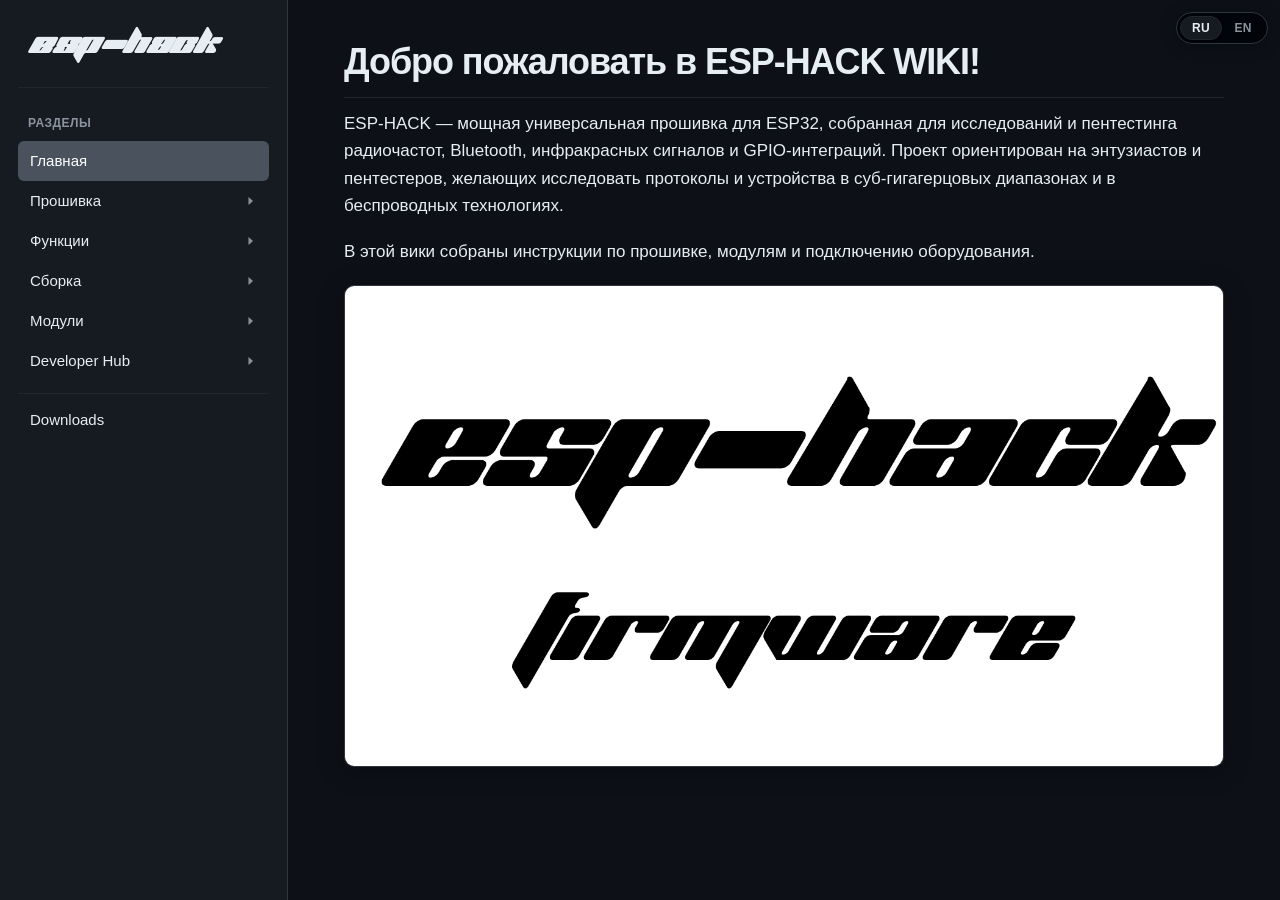
<file: index.html>
<!DOCTYPE html>
<html lang="ru">
  <head>
    <meta charset="utf-8" />
    <meta name="viewport" content="width=device-width, initial-scale=1" />
    <title>WIKI • ESP-HACK</title>
    <link rel="stylesheet" href="css/style.css" />
    <script src="js/site-nav.js?v=5" defer></script>
  </head>
  <body>
    <div class="lang-switch lang-switch--ru" role="navigation" aria-label="Язык">
      <div class="lang-switch__track">
        <span class="lang-switch__thumb" aria-hidden="true"></span>
        <span class="lang-switch__opt lang-switch__opt--current" aria-current="page">RU</span>
        <a href="en/index.html" class="lang-switch__opt">EN</a>
      </div>
    </div>
    <div class="shell shell--nav-left">
      <aside class="sidebar" aria-label="Навигация по разделам">
        <div class="sidebar__inner">
          <a class="sidebar__brand" href="https://github.com/Teapot174/ESP-HACK" aria-label="ESP-HACK GitHub">ESP-HACK</a>
          <nav aria-label="Разделы вики">
            <div id="site-nav-container"></div>
          </nav>
        </div>
      </aside>

      <main class="content">
        <div class="content__wrap">




          <h1>Добро пожаловать в ESP-HACK WIKI!</h1>

          <p>
            ESP-HACK — мощная универсальная прошивка для ESP32, собранная для исследований и пентестинга радиочастот, Bluetooth, инфракрасных сигналов и GPIO-интеграций. Проект ориентирован на энтузиастов и пентестеров, желающих исследовать протоколы и устройства в суб-гигагерцовых диапазонах и в беспроводных технологиях.
          </p>
          <p>В этой вики собраны инструкции по прошивке, модулям и подключению оборудования.</p>
          <figure class="flash-install-figure">
            <img src="images/logo.png" alt="ESP-HACK" width="1024" height="768">
          </figure>

        

</div>
      </main>
    </div>
  </body>
</html>
</file>
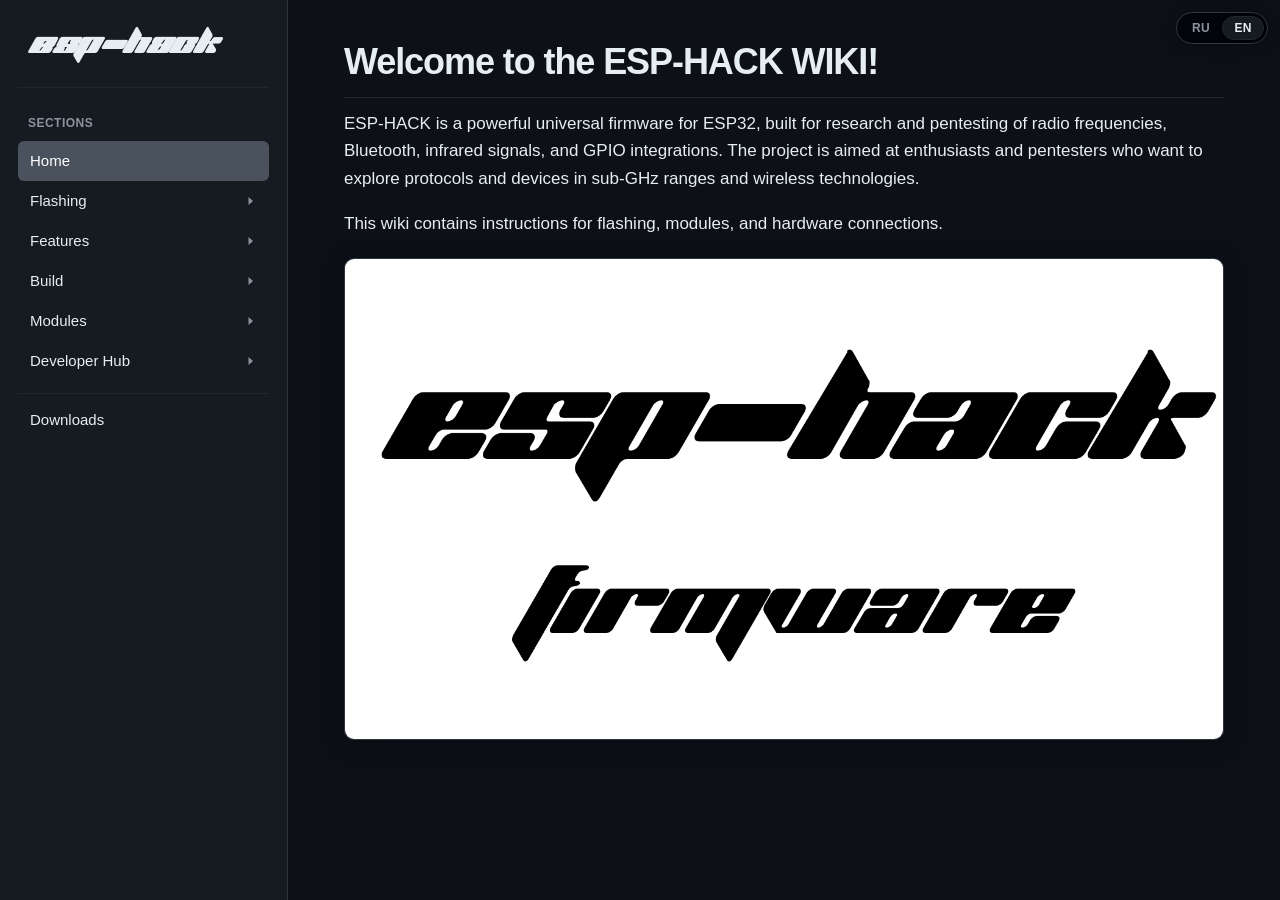
<file: en/index.html>
<!DOCTYPE html>
<html lang="en">
  <head>
    <meta charset="utf-8" />
    <meta name="viewport" content="width=device-width, initial-scale=1" />
    <title>WIKI • ESPHACK</title>
    <link rel="stylesheet" href="../css/style.css" />
    <script src="../js/site-nav.js?v=5" defer></script>
  </head>
  <body>
    <div class="lang-switch lang-switch--en" role="navigation" aria-label="Language">
      <div class="lang-switch__track">
        <span class="lang-switch__thumb" aria-hidden="true"></span>
        <a href="../index.html" class="lang-switch__opt">RU</a>
        <span class="lang-switch__opt lang-switch__opt--current" aria-current="page">EN</span>
      </div>
    </div>
    <div class="shell shell--nav-left">
      <aside class="sidebar" aria-label="Section navigation">
        <div class="sidebar__inner">
          <a class="sidebar__brand" href="https://github.com/Teapot174/ESP-HACK" aria-label="ESP-HACK GitHub">ESP-HACK</a>
          <nav aria-label="Wiki sections">
            <div id="site-nav-container"></div>
          </nav>
        </div>
      </aside>

      <main class="content">
        <div class="content__wrap">
          <h1>Welcome to the ESP-HACK WIKI!</h1>

          <p>
            ESP-HACK is a powerful universal firmware for ESP32, built for research and pentesting of radio frequencies, Bluetooth, infrared signals, and GPIO integrations. The project is aimed at enthusiasts and pentesters who want to explore protocols and devices in sub-GHz ranges and wireless technologies.
          </p>
          <p>This wiki contains instructions for flashing, modules, and hardware connections.</p>
          <figure class="flash-install-figure">
            <img src="../images/logo.png" alt="ESP-HACK" width="1024" height="768">
          </figure>
        </div>
      </main>
    </div>
  </body>
</html>
</file>
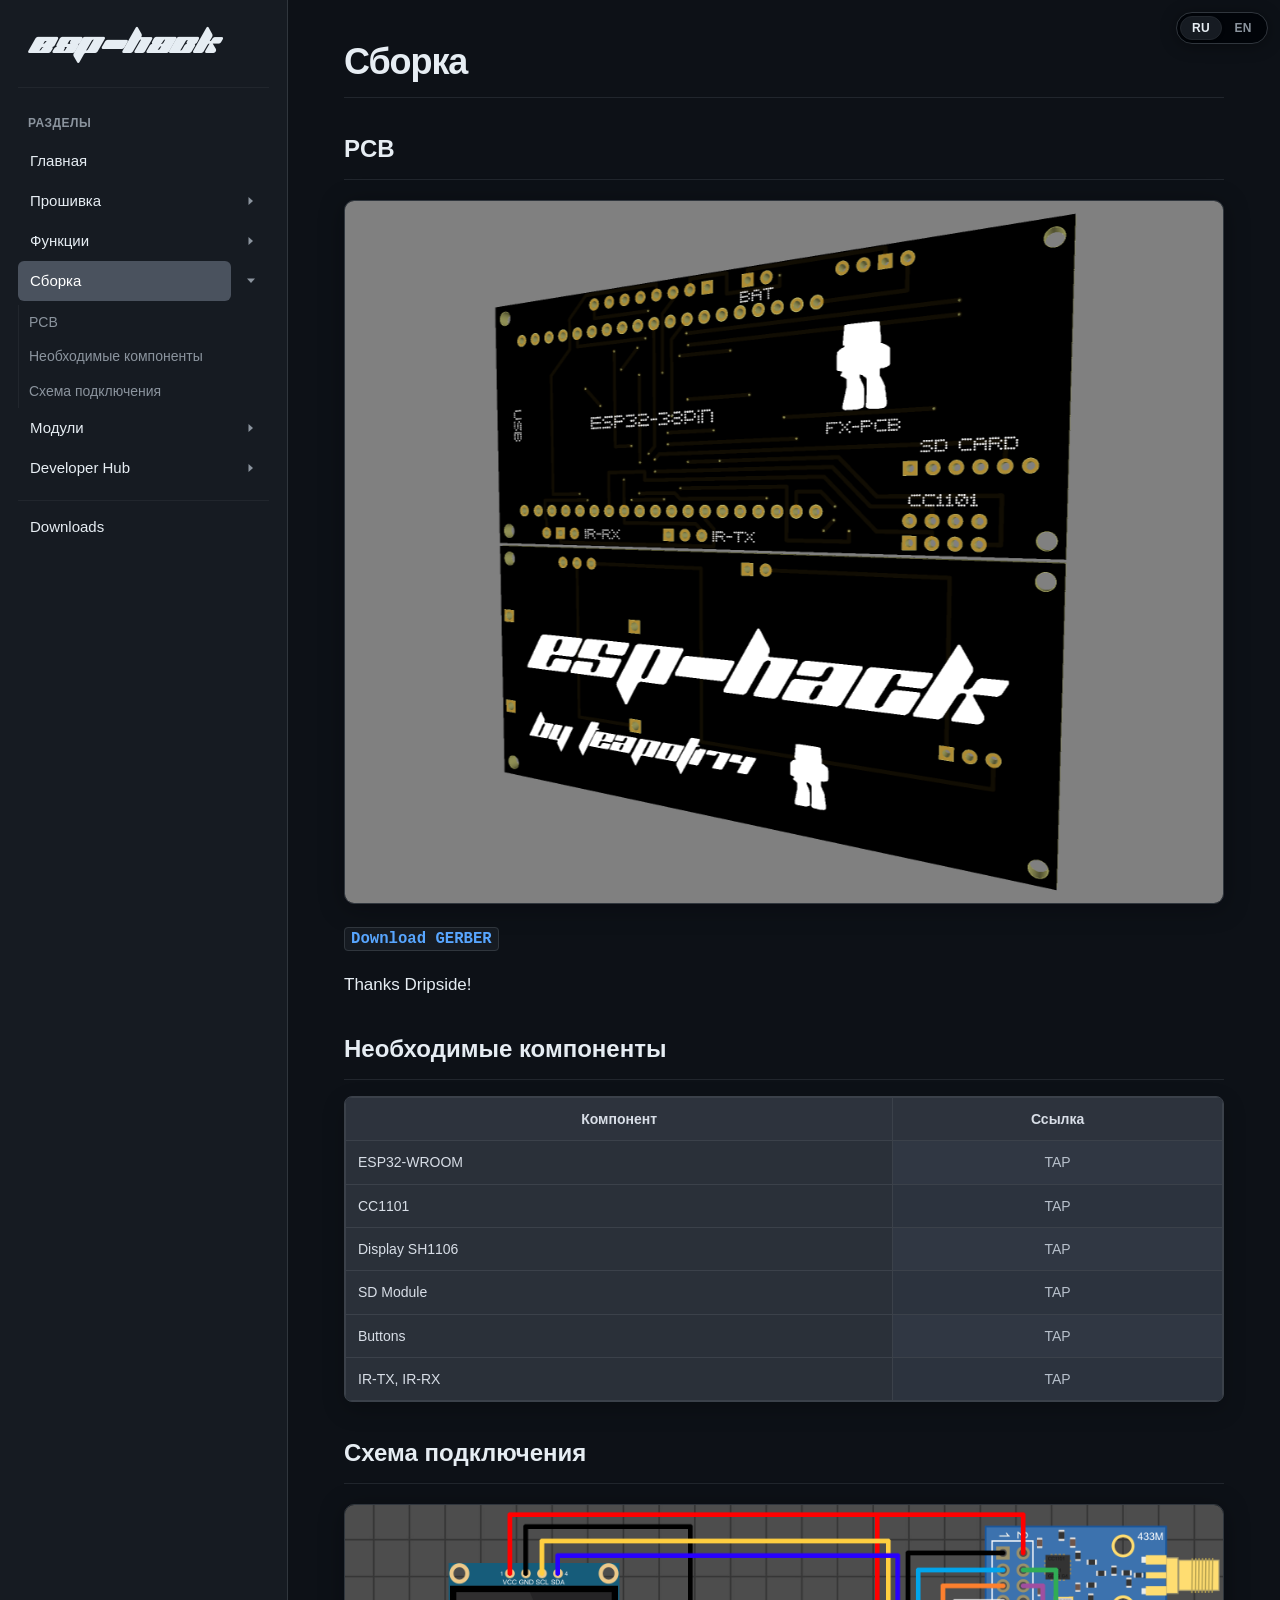
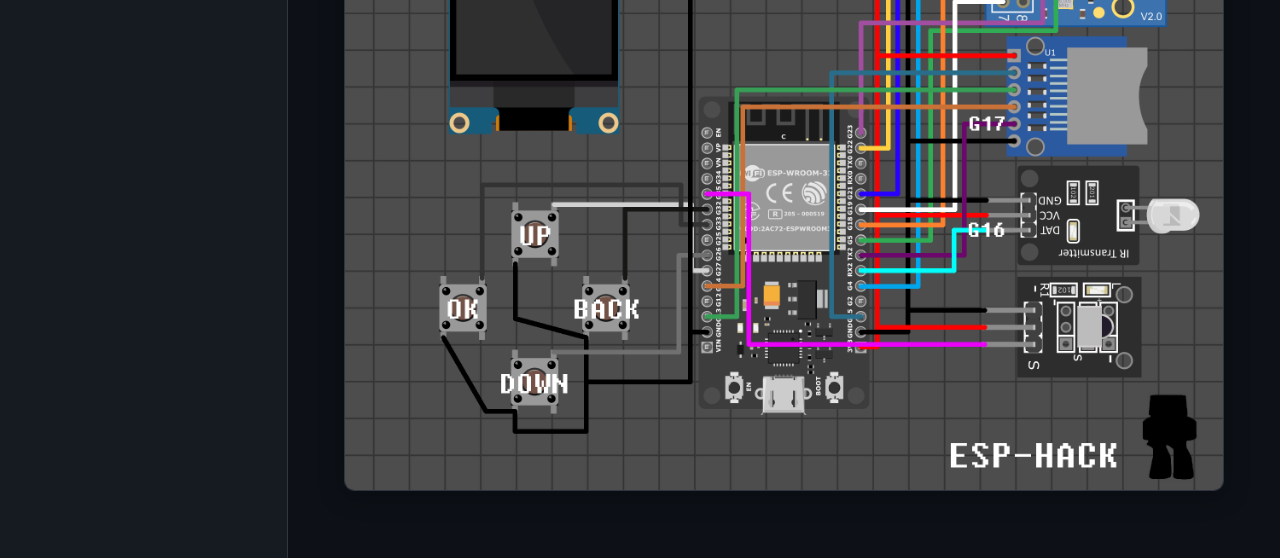
<file: page-build.html>
<!DOCTYPE html>
<html lang="ru">
  <head>
    <meta charset="utf-8" />
    <meta name="viewport" content="width=device-width, initial-scale=1" />
    <title>Сборка • ESP-HACK</title>
    <link rel="stylesheet" href="css/style.css" />
    <script src="js/site-nav.js?v=5" defer></script>
  </head>
  <body>
    <div class="lang-switch lang-switch--ru" role="navigation" aria-label="Язык">
      <div class="lang-switch__track">
        <span class="lang-switch__thumb" aria-hidden="true"></span>
        <span class="lang-switch__opt lang-switch__opt--current" aria-current="page">RU</span>
        <a href="en/page-build.html" class="lang-switch__opt">EN</a>
      </div>
    </div>
    <div class="shell shell--nav-left">
      <aside class="sidebar" aria-label="Навигация по разделам">
        <div class="sidebar__inner">
          <a class="sidebar__brand" href="https://github.com/Teapot174/ESP-HACK" aria-label="ESP-HACK GitHub">ESP-HACK</a>
          <nav aria-label="Разделы вики">
            <div id="site-nav-container"></div>
          </nav>
        </div>
      </aside>

      <main class="content">
        <div class="content__wrap">
          <h1>Сборка</h1>

          <h2 id="pcb">PCB</h2>
          <figure class="flash-install-figure">
            <img src="images/build-pcb.png" alt="Плата ESP-HACK PCB" width="900" height="760" />
          </figure>
          <p><a href="https://github.com/Teapot174/ESP-HACK/raw/refs/heads/main/others/ESP-HACK_PCB-FX.zip" target="_blank" rel="noopener noreferrer"><code><strong>Download GERBER</strong></code></a></p>
          <p>Thanks Dripside!</p>

          <h2 id="required-components">Необходимые компоненты</h2>
          <div class="table-wrap">
            <table class="module-table">
              <thead>
                <tr>
                  <th scope="col">Компонент</th>
                  <th scope="col">Ссылка</th>
                </tr>
              </thead>
              <tbody>
                <tr>
                  <th scope="row">ESP32-WROOM</th>
                  <td><a href="https://aliexpress.com/item/1005007817121199.html">TAP</a></td>
                </tr>
                <tr>
                  <th scope="row">CC1101</th>
                  <td><a href="https://aliexpress.com/item/1005008544032996.html">TAP</a></td>
                </tr>
                <tr>
                  <th scope="row">Display SH1106</th>
                  <td><a href="https://aliexpress.com/item/1005004464878029.html">TAP</a></td>
                </tr>
                <tr>
                  <th scope="row">SD Module</th>
                  <td><a href="https://aliexpress.com/item/32674518514.html">TAP</a></td>
                </tr>
                <tr>
                  <th scope="row">Buttons</th>
                  <td><a href="https://aliexpress.com/item/4000452176168.html">TAP</a></td>
                </tr>
                <tr>
                  <th scope="row">IR-TX, IR-RX</th>
                  <td><a href="https://aliexpress.com/item/1005007446501425.html">TAP</a></td>
                </tr>
              </tbody>
            </table>
          </div>

          <h2 id="connection-scheme">Схема подключения</h2>
          <figure class="flash-install-figure">
            <img src="images/build-scheme.png" alt="Схема подключения ESP-HACK" width="760" height="1117" />
          </figure>
        </div>
      </main>
    </div>
  </body>
</html>
</file>
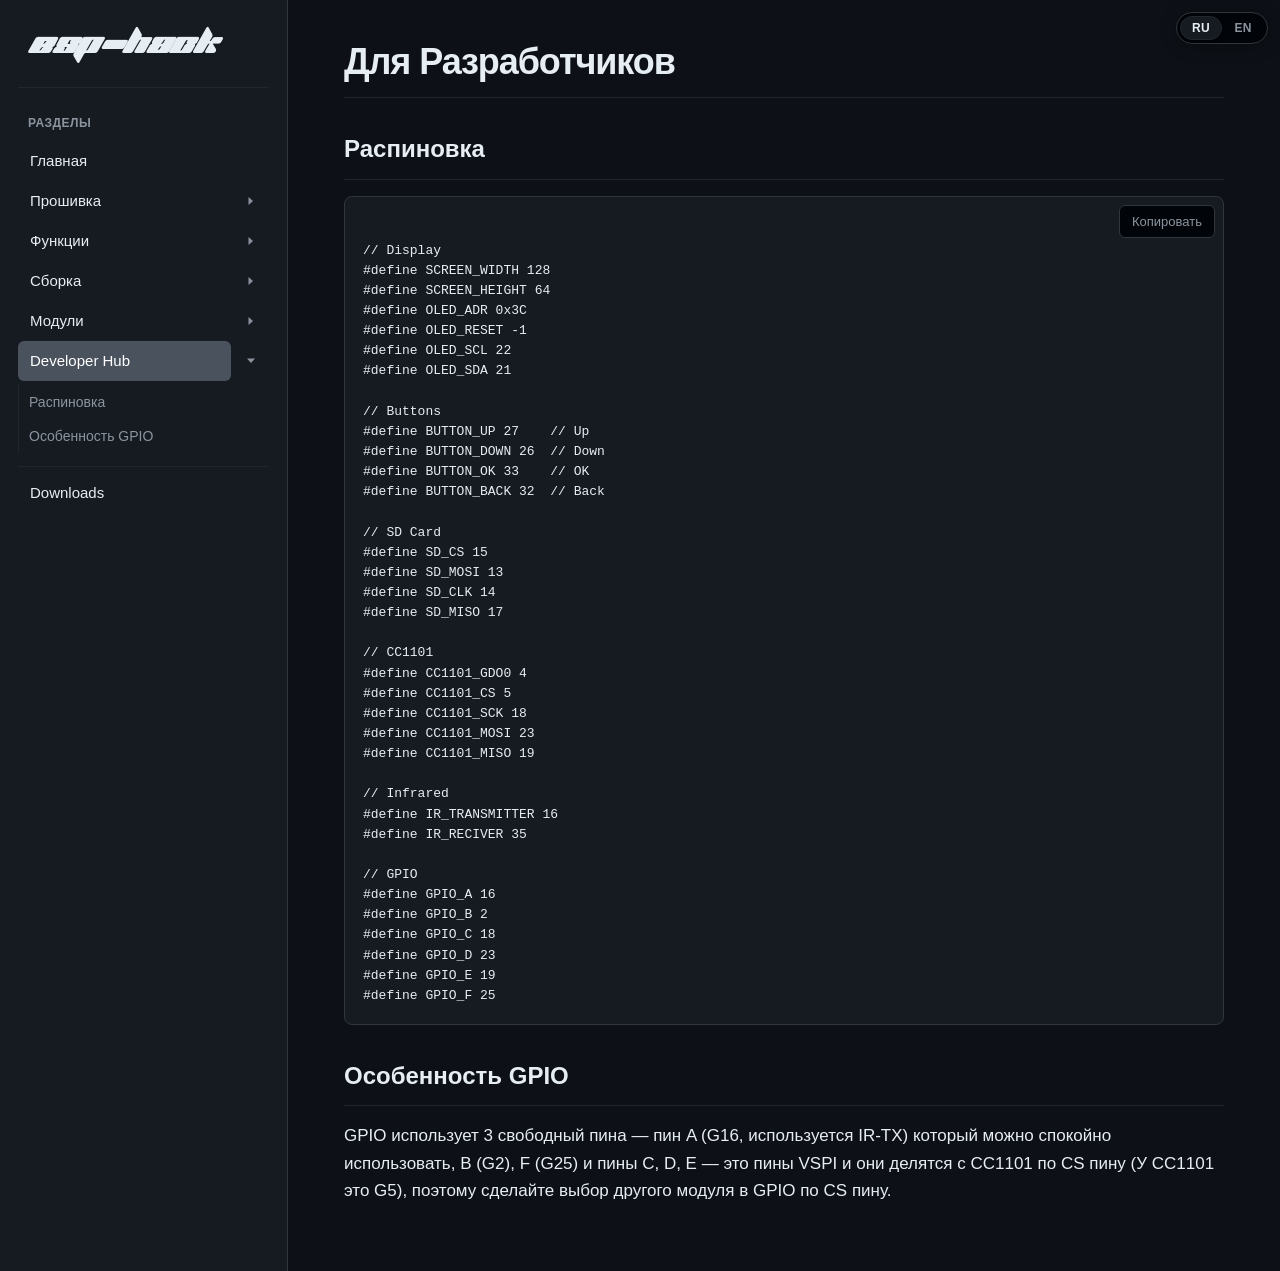
<file: page-developers.html>
<!DOCTYPE html>
<html lang="ru">
  <head>
    <meta charset="utf-8" />
    <meta name="viewport" content="width=device-width, initial-scale=1" />
    <title>Developer Hub • ESP-HACK</title>
    <link rel="stylesheet" href="css/style.css" />
    <script src="js/site-nav.js?v=5" defer></script>
  </head>
  <body>
    <div class="lang-switch lang-switch--ru" role="navigation" aria-label="Язык">
      <div class="lang-switch__track">
        <span class="lang-switch__thumb" aria-hidden="true"></span>
        <span class="lang-switch__opt lang-switch__opt--current" aria-current="page">RU</span>
        <a href="en/page-developers.html" class="lang-switch__opt">EN</a>
      </div>
    </div>
    <div class="shell shell--nav-left">
      <aside class="sidebar" aria-label="Навигация по разделам">
        <div class="sidebar__inner">
          <a class="sidebar__brand" href="https://github.com/Teapot174/ESP-HACK" aria-label="ESP-HACK GitHub">ESP-HACK</a>
          <nav aria-label="Разделы вики">
            <div id="site-nav-container"></div>
          </nav>
        </div>
      </aside>

      <main class="content">
        <div class="content__wrap">
          <h1>Для Разработчиков</h1>

          <h2 id="pinout">Распиновка</h2>
          <div class="code-block">
            <button type="button" class="code-block__copy" aria-label="Копировать распиновку">Копировать</button>
            <pre><code>// Display
#define SCREEN_WIDTH 128
#define SCREEN_HEIGHT 64
#define OLED_ADR 0x3C
#define OLED_RESET -1
#define OLED_SCL 22
#define OLED_SDA 21

// Buttons
#define BUTTON_UP 27    // Up
#define BUTTON_DOWN 26  // Down
#define BUTTON_OK 33    // OK
#define BUTTON_BACK 32  // Back

// SD Card
#define SD_CS 15
#define SD_MOSI 13
#define SD_CLK 14
#define SD_MISO 17

// CC1101
#define CC1101_GDO0 4
#define CC1101_CS 5
#define CC1101_SCK 18
#define CC1101_MOSI 23
#define CC1101_MISO 19

// Infrared
#define IR_TRANSMITTER 16
#define IR_RECIVER 35

// GPIO
#define GPIO_A 16
#define GPIO_B 2
#define GPIO_C 18
#define GPIO_D 23
#define GPIO_E 19
#define GPIO_F 25</code></pre>
          </div>

          <h2 id="gpio-feature">Особенность GPIO</h2>
          <p>
            GPIO использует 3 свободный пина — пин A (G16, используется IR-TX) который можно спокойно использовать, B (G2), F (G25) и пины C, D, E — это пины VSPI и они делятся с CC1101 по CS пину (У CC1101 это G5), поэтому сделайте выбор другого модуля в GPIO по CS пину.
          </p>
        </div>
      </main>
    </div>
    <script>
      (function () {
        document.querySelectorAll(".code-block__copy").forEach(function (btn) {
          btn.addEventListener("click", function () {
            var block = btn.closest(".code-block");
            var code = block && block.querySelector("pre code");
            if (!code) return;
            var text = code.textContent;
            var label = btn.textContent;
            function done() {
              btn.textContent = "Скопировано";
              setTimeout(function () {
                btn.textContent = label;
              }, 1400);
            }
            if (navigator.clipboard && navigator.clipboard.writeText) {
              navigator.clipboard.writeText(text).then(done).catch(function () {});
            }
          });
        });
      })();
    </script>
  </body>
</html>
</file>
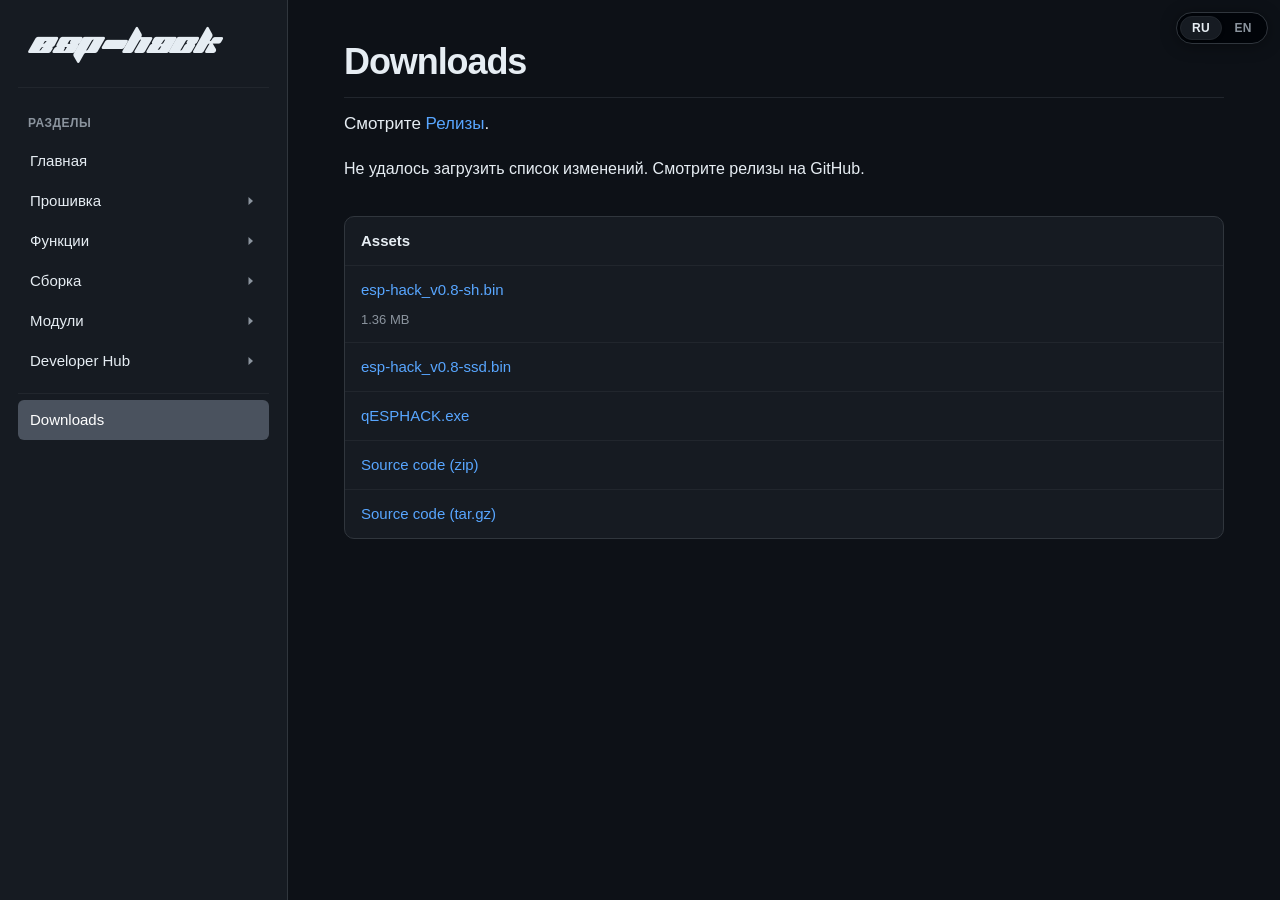
<file: page-downloads.html>
<!DOCTYPE html>
<html lang="ru">
  <head>
    <meta charset="utf-8" />
    <meta name="viewport" content="width=device-width, initial-scale=1" />
    <title>Downloads • ESP-HACK</title>
    <link rel="stylesheet" href="css/style.css" />
    <script src="js/site-nav.js?v=5" defer></script>
    <script src="js/render-changelog.js?v=3" defer></script>
    <script src="js/render-downloads.js?v=3" defer></script>
  </head>
  <body>
    <div class="lang-switch lang-switch--ru" role="navigation" aria-label="Язык">
      <div class="lang-switch__track">
        <span class="lang-switch__thumb" aria-hidden="true"></span>
        <span class="lang-switch__opt lang-switch__opt--current" aria-current="page">RU</span>
        <a href="en/page-downloads.html" class="lang-switch__opt">EN</a>
      </div>
    </div>
    <div class="shell shell--nav-left">
      <aside class="sidebar" aria-label="Навигация по разделам">
        <div class="sidebar__inner">
          <a class="sidebar__brand" href="https://github.com/Teapot174/ESP-HACK" aria-label="ESP-HACK GitHub">ESP-HACK</a>
          <nav aria-label="Разделы вики">
            <div id="site-nav-container"></div>
          </nav>
        </div>
      </aside>

      <main class="content">
        <div class="content__wrap downloads-page">
          <h1>Downloads</h1>

          <section
            id="changelog"
            class="changelog"
            aria-labelledby="changelog-heading"
            data-releases-fallback="https://github.com/Teapot174/ESP-HACK/releases"
            data-changelog-show-all="true"
          >
            <h2 id="changelog-heading">Ченджлог</h2>
            <p class="changelog__meta" id="changelog-meta"></p>
            <div class="changelog__body" id="changelog-body">
              <p class="changelog__loading">Загрузка…</p>
            </div>
          </section>

          <div class="downloads-page__assets">
            <h2>Файлы</h2>
            <div id="downloads-root" class="downloads-stack" aria-live="polite">
              <p class="downloads-error">Загрузка файлов…</p>
            </div>
          </div>
        </div>
      </main>
    </div>
  </body>
</html>
</file>
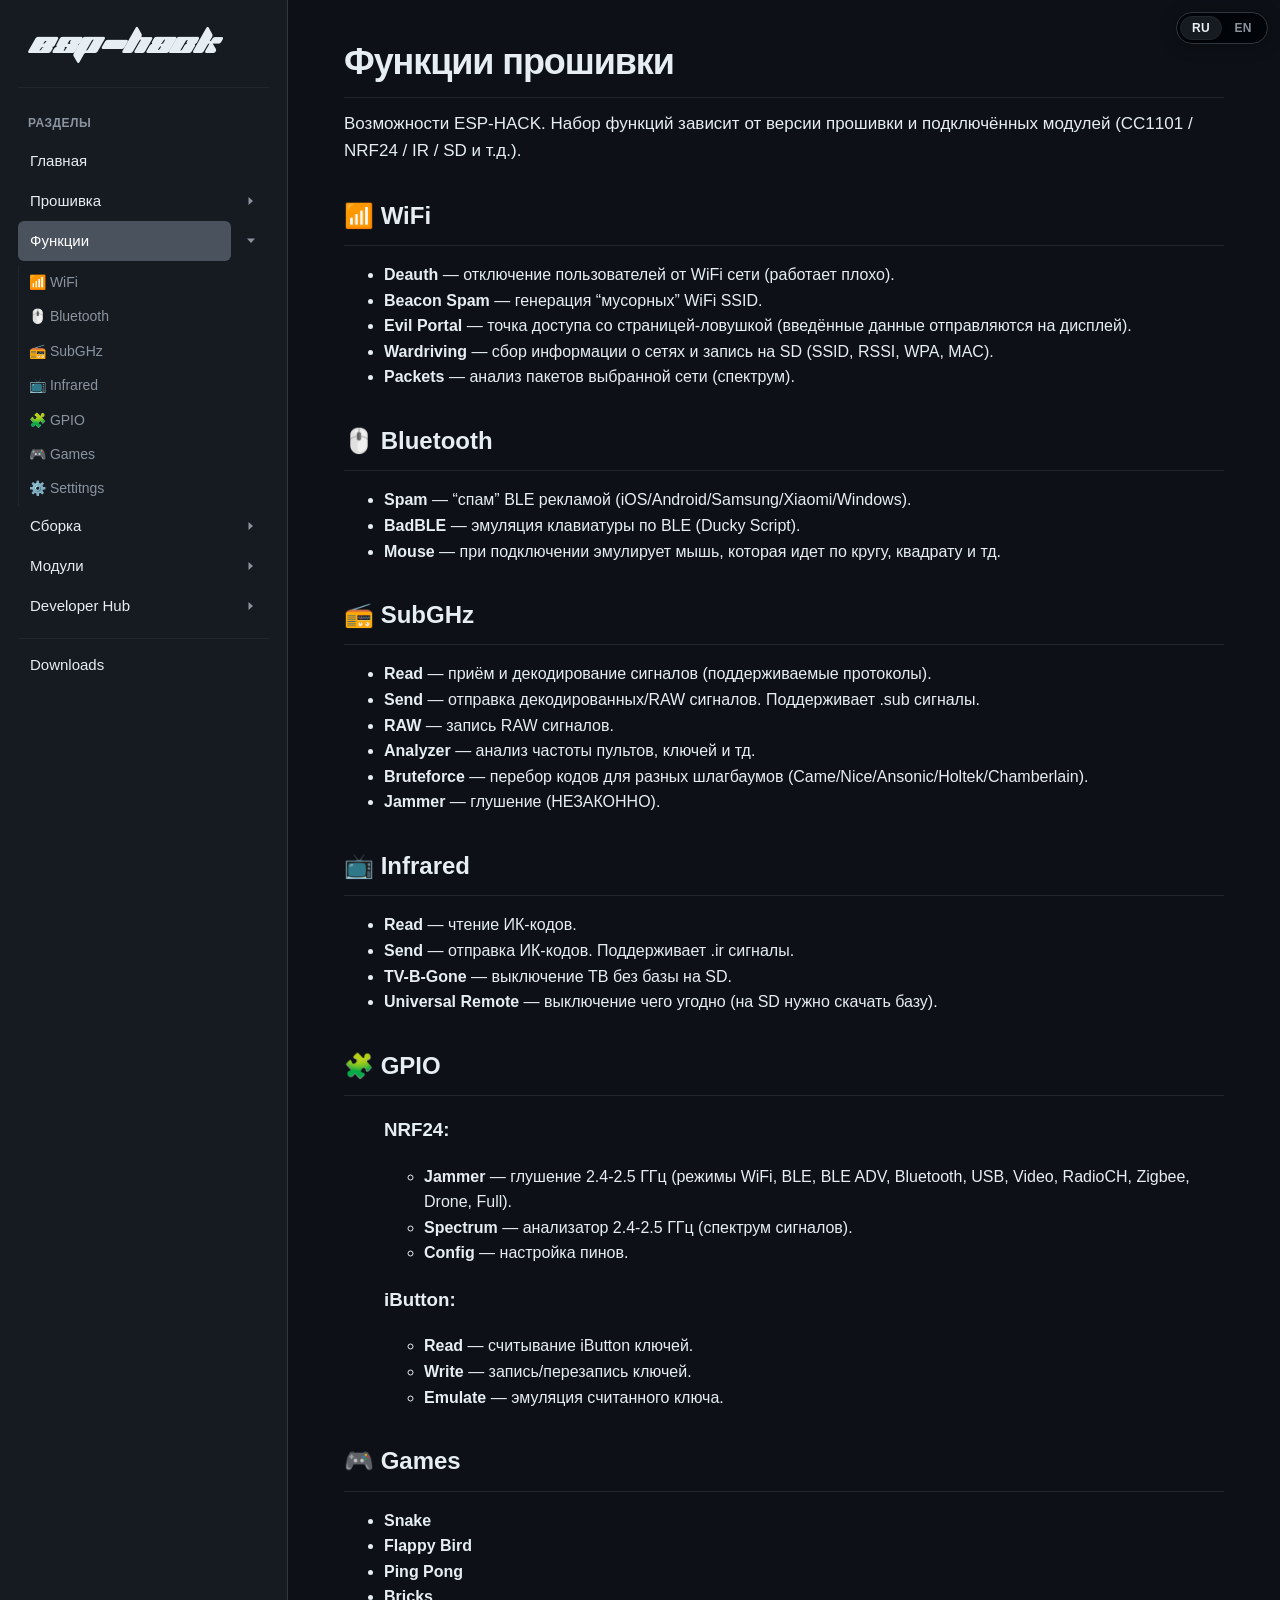
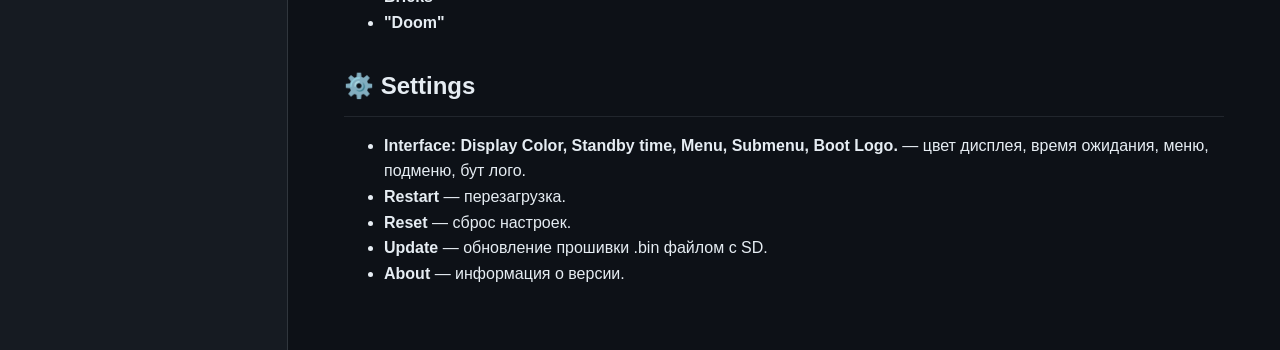
<file: page-features.html>
<!DOCTYPE html>
<html lang="ru">
  <head>
    <meta charset="utf-8" />
    <meta name="viewport" content="width=device-width, initial-scale=1" />
    <title>Функции • ESP-HACK</title>
    <link rel="stylesheet" href="css/style.css" />
    <script src="js/site-nav.js?v=5" defer></script>
  </head>
  <body>
    <div class="lang-switch lang-switch--ru" role="navigation" aria-label="Язык">
      <div class="lang-switch__track">
        <span class="lang-switch__thumb" aria-hidden="true"></span>
        <span class="lang-switch__opt lang-switch__opt--current" aria-current="page">RU</span>
        <a href="en/page-features.html" class="lang-switch__opt">EN</a>
      </div>
    </div>
    <div class="shell shell--nav-left">
      <aside class="sidebar" aria-label="Навигация по разделам">
        <div class="sidebar__inner">
          <a class="sidebar__brand" href="https://github.com/Teapot174/ESP-HACK" aria-label="ESP-HACK GitHub">ESP-HACK</a>
          <nav aria-label="Разделы вики">
            <div id="site-nav-container"></div>
          </nav>
        </div>
      </aside>

      <main class="content">
        <div class="content__wrap">








          <h1>Функции прошивки</h1>
          <p>
            Возможности ESP-HACK. Набор функций зависит от версии прошивки и подключённых
            модулей (CC1101 / NRF24 / IR / SD и т.д.).
          </p>

          <h2 id="wifi">📶 WiFi</h2>
          <ul>
            <li><strong> Deauth</strong> — отключение пользователей от WiFi сети (работает плохо).</li>
            <li><strong> Beacon Spam</strong> — генерация “мусорных” WiFi SSID.</li>
            <li><strong> Evil Portal</strong> — точка доступа со страницей-ловушкой (введённые данные отправляются на дисплей).</li>
            <li><strong> Wardriving</strong> — сбор информации о сетях и запись на SD (SSID, RSSI, WPA, MAC).</li>
            <li><strong> Packets</strong> — анализ пакетов выбранной сети (спектрум).</li>
          </ul>

          <h2 id="bluetooth">🖱️ Bluetooth</h2>
          <ul>
            <li><strong> Spam</strong> — “спам” BLE рекламой (iOS/Android/Samsung/Xiaomi/Windows).</li>
            <li><strong> BadBLE</strong> — эмуляция клавиатуры по BLE (Ducky Script).</li>
            <li><strong> Mouse</strong> — при подключении эмулирует мышь, которая идет по кругу, квадрату и тд.</li>
          </ul>

<h2 id="subghz">📻 SubGHz</h2>
<ul>
  <li><strong> Read</strong> — приём и декодирование сигналов (поддерживаемые протоколы).</li>
  <li><strong> Send</strong> — отправка декодированных/RAW сигналов. Поддерживает .sub сигналы.</li>
  <li><strong> RAW</strong> — запись RAW сигналов. </li>
  <li><strong> Analyzer</strong> — анализ частоты пультов, ключей и тд.</li>
  <li><strong> Bruteforce</strong> — перебор кодов для разных шлагбаумов (Came/Nice/Ansonic/Holtek/Chamberlain).</li>
  <li><strong> Jammer</strong> — глушение (НЕЗАКОННО).</li>
</ul>

<h2 id="ir">📺 Infrared</h2>
<ul>
  <li><strong> Read</strong> — чтение ИК-кодов.</li>
  <li><strong> Send</strong> — отправка ИК-кодов. Поддерживает .ir сигналы.</li>
  <li><strong> TV-B-Gone</strong> — выключение ТВ без базы на SD.</li>
  <li><strong> Universal Remote</strong> — выключение чего угодно (на SD нужно скачать базу).</li>
</ul>

<h2 id="gpio">🧩 GPIO</h2>
<ul>
  <h3>NRF24:</h3>
  <ul>
    <li><strong>Jammer</strong> — глушение 2.4-2.5 ГГц (режимы WiFi, BLE, BLE ADV, Bluetooth, USB, Video, RadioCH, Zigbee, Drone, Full).</li>
    <li><strong>Spectrum</strong> — анализатор 2.4-2.5 ГГц (спектрум сигналов).</li>
    <li><strong>Config</strong> — настройка пинов.</li>
  </ul>
  
  <h3>iButton:</h3>
  <ul>
    <li><strong>Read</strong> — считывание iButton ключей.</li>
    <li><strong>Write</strong> — запись/перезапись ключей.</li>
    <li><strong>Emulate</strong> — эмуляция считанного ключа.</li>
  </ul>
</ul>

<h2 id="games">🎮 Games</h2>
<ul>
  <li><strong> Snake</strong></li>
  <li><strong> Flappy Bird</strong></li>
  <li><strong> Ping Pong</strong></li>
  <li><strong> Bricks</strong></li>
  <li><strong> "Doom"</strong></li>
</ul>

<h2 id="settings">⚙️ Settings</h2>
<ul>
  <li><strong> Interface: Display Color, Standby time, Menu, Submenu, Boot Logo.</strong> — цвет дисплея, время ожидания, меню, подменю, бут лого.</li>
  <li><strong> Restart</strong> — перезагрузка.</li>
  <li><strong> Reset</strong> — сброс настроек.</li>
  <li><strong> Update</strong> — обновление прошивки .bin файлом с SD.</li>
  <li><strong> About</strong> — информация о версии.</li>
</ul>
        



</div>
      </main>
    </div>
  </body>
</html>
</file>
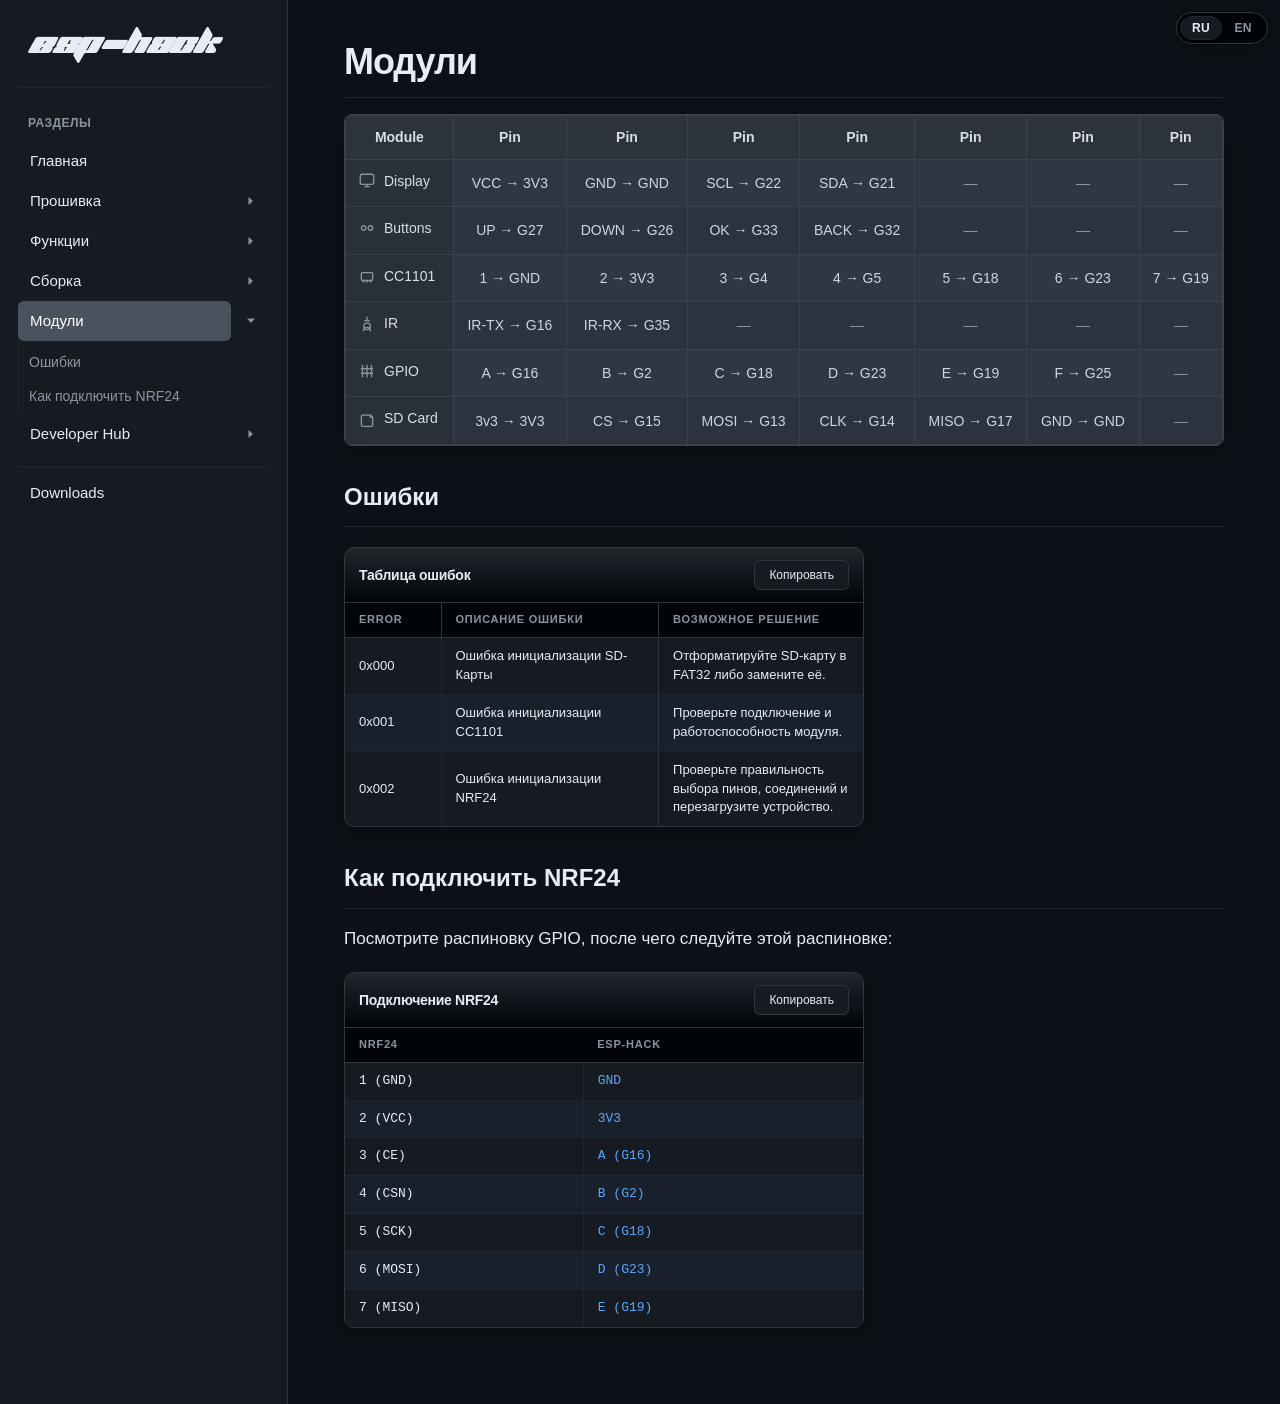
<file: page-modules.html>
<!DOCTYPE html>
<html lang="ru">
  <head>
    <meta charset="utf-8" />
    <meta name="viewport" content="width=device-width, initial-scale=1" />
    <title>Модули • ESP-HACK</title>
    <link rel="stylesheet" href="css/style.css" />
    <script src="js/site-nav.js?v=5" defer></script>
  </head>
  <body>
    <div class="lang-switch lang-switch--ru" role="navigation" aria-label="Язык">
      <div class="lang-switch__track">
        <span class="lang-switch__thumb" aria-hidden="true"></span>
        <span class="lang-switch__opt lang-switch__opt--current" aria-current="page">RU</span>
        <a href="en/page-modules.html" class="lang-switch__opt">EN</a>
      </div>
    </div>
    <div class="shell shell--nav-left">
      <aside class="sidebar" aria-label="Навигация по разделам">
        <div class="sidebar__inner">
          <a class="sidebar__brand" href="https://github.com/Teapot174/ESP-HACK" aria-label="ESP-HACK GitHub">ESP-HACK</a>
          <nav aria-label="Разделы вики">
            <div id="site-nav-container"></div>
          </nav>
        </div>
      </aside>

      <main class="content">
        <div class="content__wrap">
          <h1>Модули</h1>

          <div class="table-wrap">
            <table class="module-table">
              <thead>
                <tr>
                  <th scope="col">Module</th>
                  <th scope="col">Pin</th>
                  <th scope="col">Pin</th>
                  <th scope="col">Pin</th>
                  <th scope="col">Pin</th>
                  <th scope="col">Pin</th>
                  <th scope="col">Pin</th>
                  <th scope="col">Pin</th>
                </tr>
              </thead>
              <tbody>
                <tr>
                  <th scope="row">
                    <span class="module-name">
                      <span class="module-name__icon" aria-hidden="true">
                        <svg viewBox="0 0 16 16" fill="none" xmlns="http://www.w3.org/2000/svg">
                          <path
                            d="M2 3.5A1.5 1.5 0 013.5 2h9A1.5 1.5 0 0114 3.5v6A1.5 1.5 0 0112.5 11h-9A1.5 1.5 0 012 9.5v-6z"
                            stroke="currentColor"
                            stroke-width="1.2"
                          />
                          <path d="M6 13h4" stroke="currentColor" stroke-width="1.2" stroke-linecap="round" />
                          <path d="M8 11v2" stroke="currentColor" stroke-width="1.2" stroke-linecap="round" />
                        </svg>
                      </span>
                      Display
                    </span>
                  </th>
                  <td data-pinout-module="display" data-pinout-col="0" data-pinout-slot="VCC">VCC → 3V3</td>
                  <td data-pinout-module="display" data-pinout-col="1" data-pinout-slot="GND">GND → GND</td>
                  <td data-pinout-module="display" data-pinout-col="2" data-pinout-slot="SCL">SCL → G22</td>
                  <td data-pinout-module="display" data-pinout-col="3" data-pinout-slot="SDA">SDA → G21</td>
                  <td class="cell-empty" data-pinout-module="display" data-pinout-col="4" data-pinout-slot="">—</td>
                  <td class="cell-empty" data-pinout-module="display" data-pinout-col="5" data-pinout-slot="">—</td>
                  <td class="cell-empty" data-pinout-module="display" data-pinout-col="6" data-pinout-slot="">—</td>
                </tr>
                <tr>
                  <th scope="row">
                    <span class="module-name">
                      <span class="module-name__icon" aria-hidden="true">
                        <svg viewBox="0 0 16 16" fill="none" xmlns="http://www.w3.org/2000/svg">
                          <circle cx="5" cy="8" r="2" stroke="currentColor" stroke-width="1.2" />
                          <circle cx="11" cy="8" r="2" stroke="currentColor" stroke-width="1.2" />
                        </svg>
                      </span>
                      Buttons
                    </span>
                  </th>
                  <td data-pinout-module="buttons" data-pinout-col="0" data-pinout-slot="UP">UP → G27</td>
                  <td data-pinout-module="buttons" data-pinout-col="1" data-pinout-slot="DOWN">DOWN → G26</td>
                  <td data-pinout-module="buttons" data-pinout-col="2" data-pinout-slot="OK">OK → G33</td>
                  <td data-pinout-module="buttons" data-pinout-col="3" data-pinout-slot="BACK">BACK → G32</td>
                  <td class="cell-empty" data-pinout-module="buttons" data-pinout-col="4" data-pinout-slot="">—</td>
                  <td class="cell-empty" data-pinout-module="buttons" data-pinout-col="5" data-pinout-slot="">—</td>
                  <td class="cell-empty" data-pinout-module="buttons" data-pinout-col="6" data-pinout-slot="">—</td>
                </tr>
                <tr>
                  <th scope="row">
                    <span class="module-name">
                      <span class="module-name__icon" aria-hidden="true">
                        <svg viewBox="0 0 16 16" fill="none" xmlns="http://www.w3.org/2000/svg">
                          <rect x="3" y="5" width="10" height="7" rx="1" stroke="currentColor" stroke-width="1.2" />
                          <path d="M5 12v1.5M8 12v1.5M11 12v1.5" stroke="currentColor" stroke-width="1.2" stroke-linecap="round" />
                        </svg>
                      </span>
                      CC1101
                    </span>
                  </th>
                  <td data-pinout-module="cc1101" data-pinout-col="0" data-pinout-slot="1">1 → GND</td>
                  <td data-pinout-module="cc1101" data-pinout-col="1" data-pinout-slot="2">2 → 3V3</td>
                  <td data-pinout-module="cc1101" data-pinout-col="2" data-pinout-slot="3">3 → G4</td>
                  <td data-pinout-module="cc1101" data-pinout-col="3" data-pinout-slot="4">4 → G5</td>
                  <td data-pinout-module="cc1101" data-pinout-col="4" data-pinout-slot="5">5 → G18</td>
                  <td data-pinout-module="cc1101" data-pinout-col="5" data-pinout-slot="6">6 → G23</td>
                  <td data-pinout-module="cc1101" data-pinout-col="6" data-pinout-slot="7">7 → G19</td>
                </tr>
                <tr>
                  <th scope="row">
                    <span class="module-name">
                      <span class="module-name__icon" aria-hidden="true">
                        <svg viewBox="0 0 16 16" fill="none" xmlns="http://www.w3.org/2000/svg">
                          <path
                            d="M8 2v3M6 5h4M5 14c0-2 1.5-3 3-3s3 1 3 3"
                            stroke="currentColor"
                            stroke-width="1.2"
                            stroke-linecap="round"
                          />
                          <circle cx="8" cy="10" r="3" stroke="currentColor" stroke-width="1.2" />
                        </svg>
                      </span>
                      IR
                    </span>
                  </th>
                  <td data-pinout-module="ir" data-pinout-col="0" data-pinout-slot="IR-TX">IR-TX → G16</td>
                  <td data-pinout-module="ir" data-pinout-col="1" data-pinout-slot="IR-RX">IR-RX → G35</td>
                  <td class="cell-empty" data-pinout-module="ir" data-pinout-col="2" data-pinout-slot="">—</td>
                  <td class="cell-empty" data-pinout-module="ir" data-pinout-col="3" data-pinout-slot="">—</td>
                  <td class="cell-empty" data-pinout-module="ir" data-pinout-col="4" data-pinout-slot="">—</td>
                  <td class="cell-empty" data-pinout-module="ir" data-pinout-col="5" data-pinout-slot="">—</td>
                  <td class="cell-empty" data-pinout-module="ir" data-pinout-col="6" data-pinout-slot="">—</td>
                </tr>
                <tr>
                  <th scope="row">
                    <span class="module-name">
                      <span class="module-name__icon" aria-hidden="true">
                        <svg viewBox="0 0 16 16" fill="none" xmlns="http://www.w3.org/2000/svg">
                          <path d="M4 3v10M8 3v10M12 3v10" stroke="currentColor" stroke-width="1.2" stroke-linecap="round" />
                          <path d="M3 6h10M3 10h10" stroke="currentColor" stroke-width="1.2" stroke-linecap="round" />
                        </svg>
                      </span>
                      GPIO
                    </span>
                  </th>
                  <td data-pinout-module="gpio" data-pinout-col="0" data-pinout-slot="A">A → G16</td>
                  <td data-pinout-module="gpio" data-pinout-col="1" data-pinout-slot="B">B → G2</td>
                  <td data-pinout-module="gpio" data-pinout-col="2" data-pinout-slot="C">C → G18</td>
                  <td data-pinout-module="gpio" data-pinout-col="3" data-pinout-slot="D">D → G23</td>
                  <td data-pinout-module="gpio" data-pinout-col="4" data-pinout-slot="E">E → G19</td>
                  <td data-pinout-module="gpio" data-pinout-col="5" data-pinout-slot="F">F → G25</td>
                  <td class="cell-empty" data-pinout-module="gpio" data-pinout-col="6" data-pinout-slot="">—</td>
                </tr>
                <tr>
                  <th scope="row">
                    <span class="module-name">
                      <span class="module-name__icon" aria-hidden="true">
                        <svg viewBox="0 0 16 16" fill="none" xmlns="http://www.w3.org/2000/svg">
                          <path
                            d="M4 4.5h7l2 2v7a1 1 0 01-1 1H4a1 1 0 01-1-1v-8a1 1 0 011-1z"
                            stroke="currentColor"
                            stroke-width="1.2"
                            stroke-linejoin="round"
                          />
                          <path d="M11 4.5v2h2" stroke="currentColor" stroke-width="1.2" stroke-linejoin="round" />
                        </svg>
                      </span>
                      SD Card
                    </span>
                  </th>
                  <td data-pinout-module="sdcard" data-pinout-col="0" data-pinout-slot="3v3">3v3 → 3v3</td>
                  <td data-pinout-module="sdcard" data-pinout-col="1" data-pinout-slot="CS">CS → G15</td>
                  <td data-pinout-module="sdcard" data-pinout-col="2" data-pinout-slot="MOSI">MOSI → G13</td>
                  <td data-pinout-module="sdcard" data-pinout-col="3" data-pinout-slot="CLK">CLK → G14</td>
                  <td data-pinout-module="sdcard" data-pinout-col="4" data-pinout-slot="MISO">MISO → G17</td>
                  <td data-pinout-module="sdcard" data-pinout-col="5" data-pinout-slot="GND">GND → GND</td>
                  <td class="cell-empty" data-pinout-module="sdcard" data-pinout-col="6" data-pinout-slot="">—</td>
                </tr>
              </tbody>
            </table>
          </div>

          <h2 id="errors">Ошибки</h2>
          <div class="nrf-pin-table-wrap nrf-card">
            <div class="nrf-card__head">
              <div class="nrf-card__titles">
                <span class="nrf-card__title">Таблица ошибок</span>
              </div>
              <button type="button" class="nrf-card__copy" aria-label="Копировать таблицу ошибок">
                Копировать
              </button>
            </div>
            <div class="nrf-card__body">
              <table class="nrf-table errors-table" data-copy-format="markdown" data-copy-locale="ru">
                <colgroup>
                  <col class="errors-table__code" />
                  <col class="errors-table__desc" />
                  <col class="errors-table__fix" />
                </colgroup>
                <thead>
                  <tr>
                    <th scope="col">ERROR</th>
                    <th scope="col">Описание ошибки</th>
                    <th scope="col">Возможное решение</th>
                  </tr>
                </thead>
                <tbody>
                  <tr>
                    <th scope="row">0x000</th>
                    <td>Ошибка инициализации SD-Карты</td>
                    <td>Отформатируйте SD-карту в FAT32 либо замените её.</td>
                  </tr>
                  <tr>
                    <th scope="row">0x001</th>
                    <td>Ошибка инициализации CC1101</td>
                    <td>Проверьте подключение и работоспособность модуля.</td>
                  </tr>
                  <tr>
                    <th scope="row">0x002</th>
                    <td>Ошибка инициализации NRF24</td>
                    <td>Проверьте правильность выбора пинов, соединений и перезагрузите устройство.</td>
                  </tr>
                </tbody>
              </table>
            </div>
          </div>

          <h2 id="nrf24">Как подключить NRF24</h2>
          <p>Посмотрите распиновку GPIO, после чего следуйте этой распиновке:</p>

          <div class="nrf-pin-table-wrap nrf-card">
            <div class="nrf-card__head">
              <div class="nrf-card__titles">
                <span class="nrf-card__title">Подключение NRF24</span>
              </div>
              <button type="button" class="nrf-card__copy" aria-label="Копировать таблицу">
                Копировать
              </button>
            </div>
            <div class="nrf-card__body">
              <table class="nrf-table">
                <thead>
                  <tr>
                    <th scope="col">NRF24</th>
                    <th scope="col">ESP-HACK</th>
                  </tr>
                </thead>
                <tbody>
                  <tr>
                    <th scope="row">1 (GND)</th>
                    <td data-nrf-pin="1">GND</td>
                  </tr>
                  <tr>
                    <th scope="row">2 (VCC)</th>
                    <td data-nrf-pin="2">3V3</td>
                  </tr>
                  <tr>
                    <th scope="row">3 (CE)</th>
                    <td data-nrf-pin="3">A (G16)</td>
                  </tr>
                  <tr>
                    <th scope="row">4 (CSN)</th>
                    <td data-nrf-pin="4">B (G2)</td>
                  </tr>
                  <tr>
                    <th scope="row">5 (SCK)</th>
                    <td data-nrf-pin="5">C (G18)</td>
                  </tr>
                  <tr>
                    <th scope="row">6 (MOSI)</th>
                    <td data-nrf-pin="6">D (G23)</td>
                  </tr>
                  <tr>
                    <th scope="row">7 (MISO)</th>
                    <td data-nrf-pin="7">E (G19)</td>
                  </tr>
                </tbody>
              </table>
            </div>
          </div>
        </div>
      </main>
    </div>
    <script>
      (function () {
        var DEFAULT_PINOUT = {
          modules: {
            display: { targets: ["3V3", "GND", "G22", "G21", null, null, null] },
            buttons: { targets: ["G27", "G26", "G33", "G32", null, null, null] },
            cc1101: { targets: ["GND", "3V3", "G4", "G5", "G18", "G23", "G19"] },
            ir: { targets: ["G16", "G35", null, null, null, null, null] },
            gpio: { targets: ["G16", "G2", "G18", "G23", "G19", "G25", null] },
            sdcard: { targets: ["3V3", "G15", "G13", "G14", "G17", "GND", null] },
          },
          nrfWiring: ["GND", "3V3", "A", "B", "C", "D", "E"],
        };

        var dataBase = location.pathname.indexOf("/en/") !== -1 ? "../" : "";

        function renderModules(pinout) {
          var modules = (pinout && pinout.modules) || {};
          document
            .querySelectorAll("td[data-pinout-module][data-pinout-col]")
            .forEach(function (td) {
              var moduleId = td.getAttribute("data-pinout-module") || "";
              var col = parseInt(td.getAttribute("data-pinout-col") || "0", 10);
              var slotLabel = td.getAttribute("data-pinout-slot") || "";
              var target =
                modules[moduleId] &&
                Array.isArray(modules[moduleId].targets) &&
                modules[moduleId].targets.length > col
                  ? modules[moduleId].targets[col]
                  : null;

              var hasTarget = target != null && String(target).trim() !== "";
              if (slotLabel && hasTarget) {
                td.textContent = slotLabel + " → " + target;
                td.classList.remove("cell-empty");
              } else {
                td.textContent = "—";
                td.classList.add("cell-empty");
              }
            });
        }

        function renderNrf(pinout) {
          var nrfWiring = Array.isArray(pinout && pinout.nrfWiring) ? pinout.nrfWiring : DEFAULT_PINOUT.nrfWiring;
          var gpioTargets =
            pinout &&
            pinout.modules &&
            pinout.modules.gpio &&
            Array.isArray(pinout.modules.gpio.targets)
              ? pinout.modules.gpio.targets
              : [];

          var gpioIndex = { A: 0, B: 1, C: 2, D: 3, E: 4 };

          document.querySelectorAll("td[data-nrf-pin]").forEach(function (td) {
            var pin = parseInt(td.getAttribute("data-nrf-pin") || "0", 10); // 1..7
            var token = nrfWiring[pin - 1];

            if (token === "GND" || token === "3V3") {
              td.textContent = token;
              return;
            }

            if (gpioIndex[token] != null) {
              var gp = gpioTargets[gpioIndex[token]];
              td.textContent = token + " (" + (gp ? gp : "—") + ")";
              return;
            }

            td.textContent = "—";
          });
        }

        function bindCopy() {
          document
            .querySelectorAll(".code-block__copy, .nrf-card__copy")
            .forEach(function (btn) {
              btn.addEventListener("click", function () {
                var text;
                var nrfWrap = btn.closest(".nrf-pin-table-wrap");
                if (nrfWrap) {
                  var table = nrfWrap.querySelector("table");
                  if (!table) return;
                  var lines;
                  if (table.getAttribute("data-copy-format") === "markdown") {
                    if (table.getAttribute("data-copy-locale") === "ru") {
                      lines = [
                        "| Код ошибки | Описание ошибки | Возможное решение |",
                        "|------------|-----------|------------------|",
                        "| **0x000**  | Ошибка инициализации SD-Карты | Отформатируйте SD-карту в FAT32 либо замените её. |",
                        "| **0x001**  | Ошибка инициализации CC1101 | Проверьте подключение и работоспособность модуля. |",
                        "| **0x002**  | Ошибка инициализации NRF24 | Проверьте правильность выбора пинов, соединений и перезагрузите устройство. |",
                      ];
                    } else {
                      lines = [
                        "| Error code | Problem | Possible fix |",
                        "|------------|-----------|------------------|",
                      ];
                      table.querySelectorAll("tbody tr").forEach(function (tr) {
                        var cells = tr.querySelectorAll("th, td");
                        if (cells.length === 3) {
                          lines.push(
                            "| " +
                              cells[0].textContent.trim() +
                              " | " +
                              cells[1].textContent.trim() +
                              " | " +
                              cells[2].textContent.trim() +
                              " |"
                          );
                        }
                      });
                    }
                  } else {
                    lines = ["NRF24 | ESP-HACK"];
                    table.querySelectorAll("tbody tr").forEach(function (tr) {
                      var th = tr.querySelector('th[scope="row"]');
                      var td = tr.querySelector("td");
                      if (th && td) {
                        lines.push(th.textContent.trim() + " > " + td.textContent.trim());
                      }
                    });
                  }
                  text = lines.join("\n");
                } else {
                  var block = btn.closest(".code-block");
                  var code = block && block.querySelector("pre code");
                  if (!code) return;
                  text = code.textContent;
                }
                var label = btn.textContent;
                var copied = location.pathname.indexOf("/en/") !== -1 ? "Copied" : "Скопировано";
                function done() {
                  btn.textContent = copied;
                  setTimeout(function () {
                    btn.textContent = label;
                  }, 1400);
                }
                if (navigator.clipboard && navigator.clipboard.writeText) {
                  navigator.clipboard.writeText(text).then(done).catch(function () {});
                }
              });
            });
        }

        function fetchAndRender() {
          var url = dataBase + "data/pinout-modules.json";
          return fetch(url, { cache: "no-store" })
            .then(function (r) {
              if (!r.ok) throw new Error("pinout fetch HTTP " + r.status);
              return r.json();
            })
            .then(function (pinout) {
              renderModules(pinout);
              renderNrf(pinout);
            })
            .catch(function () {
              // If JSON missing - keep current HTML (already filled) and just render defaults.
              renderModules(DEFAULT_PINOUT);
              renderNrf(DEFAULT_PINOUT);
            });
        }

        // Render pinouts first, then bind UI handlers.
        fetchAndRender().then(bindCopy).catch(bindCopy);
      })();
    </script>
  </body>
</html>
</file>
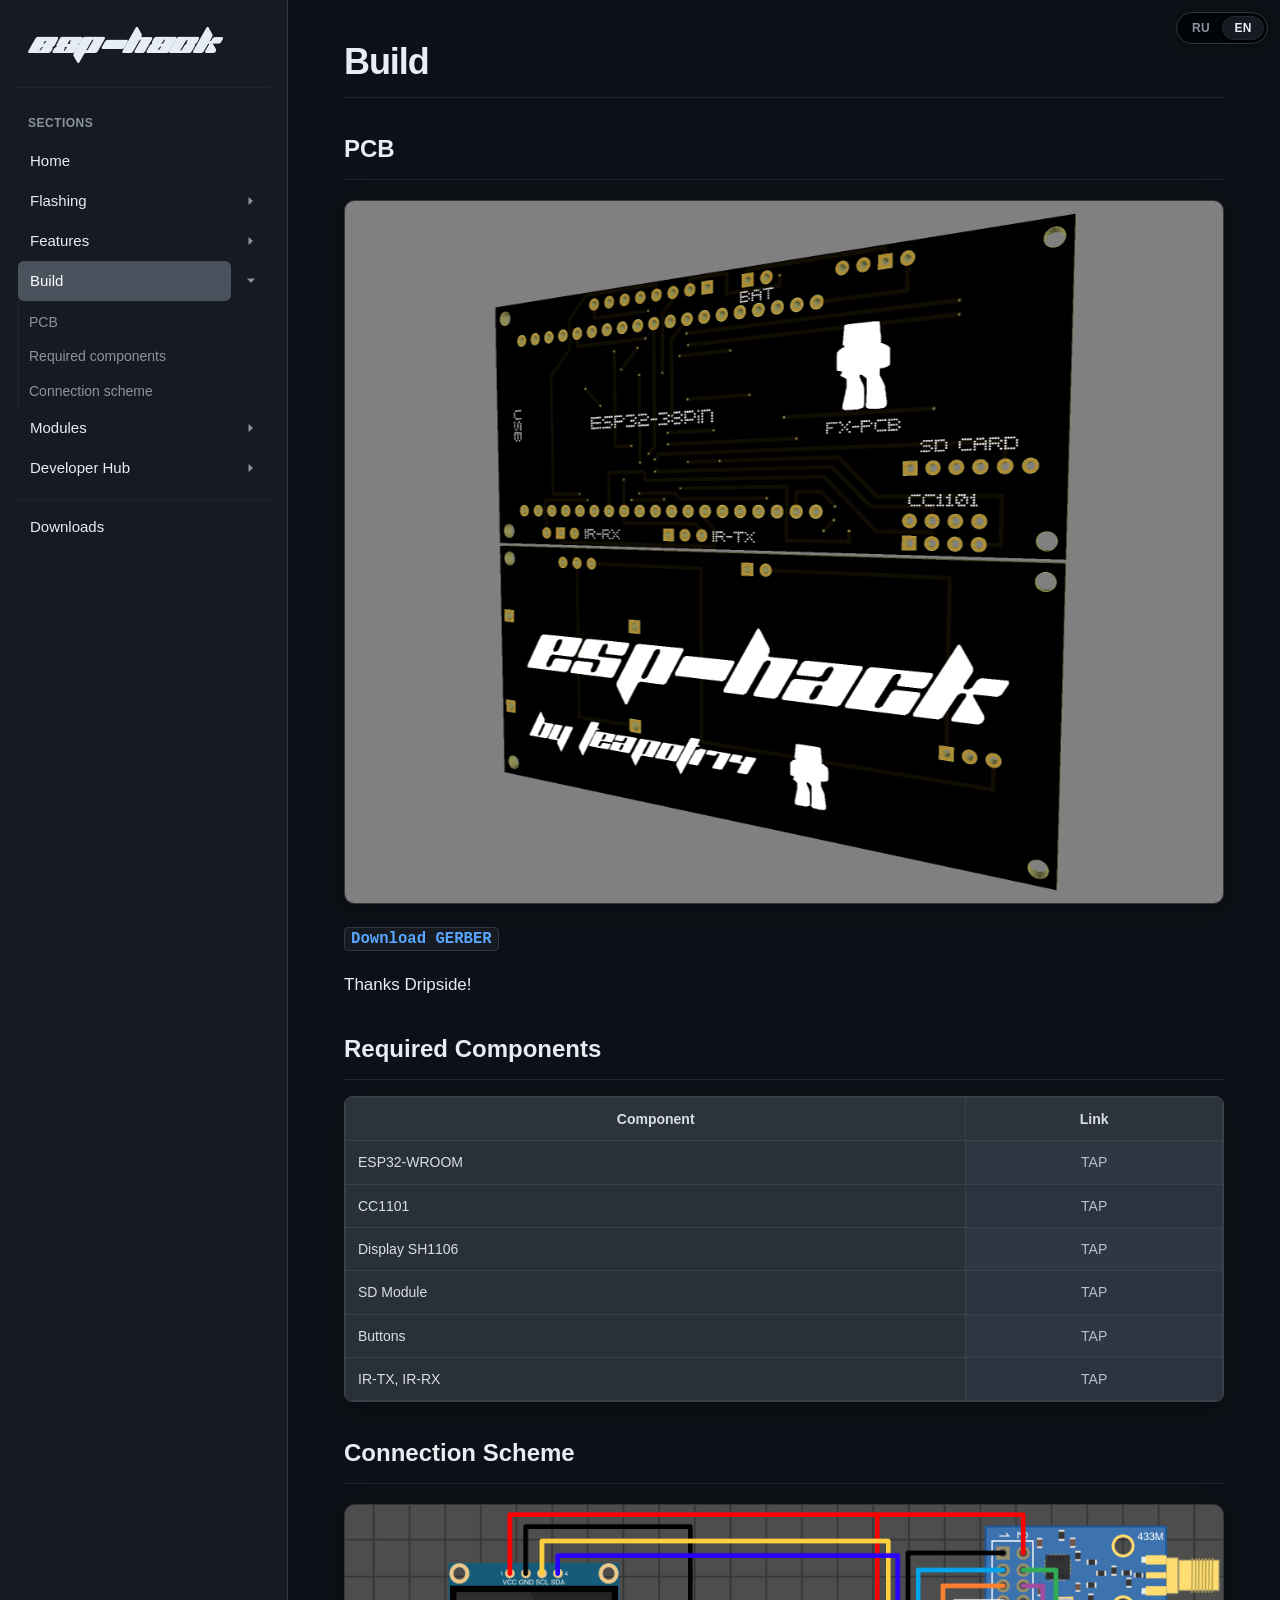
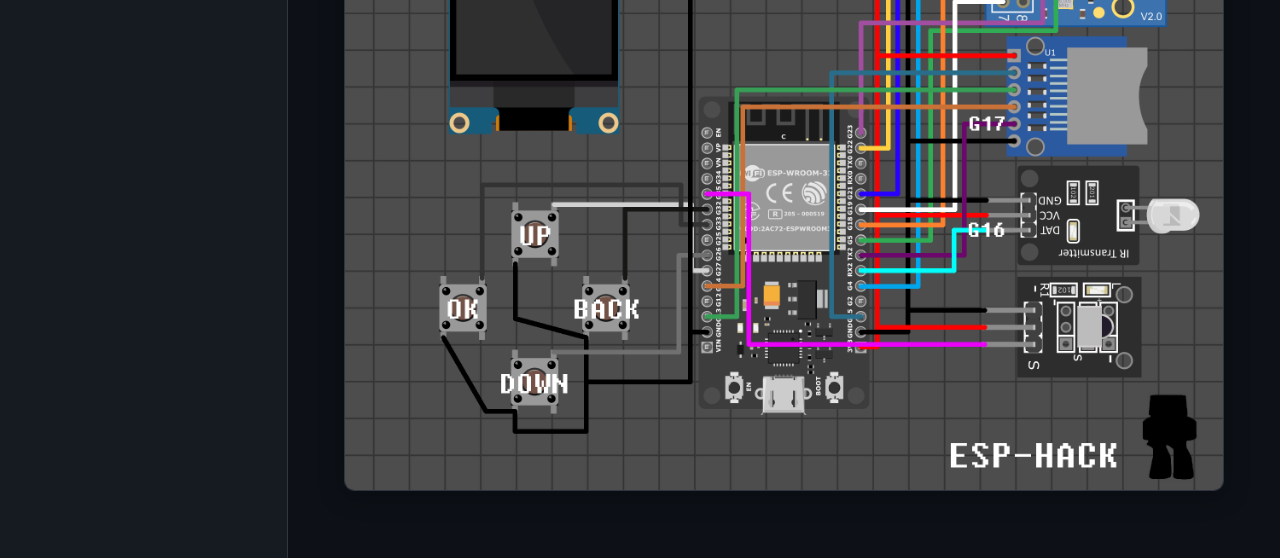
<file: en/page-build.html>
<!DOCTYPE html>
<html lang="en">
  <head>
    <meta charset="utf-8" />
    <meta name="viewport" content="width=device-width, initial-scale=1" />
    <title>Build • ESP-HACK</title>
    <link rel="stylesheet" href="../css/style.css" />
    <script src="../js/site-nav.js?v=5" defer></script>
  </head>
  <body>
    <div class="lang-switch lang-switch--en" role="navigation" aria-label="Language">
      <div class="lang-switch__track">
        <span class="lang-switch__thumb" aria-hidden="true"></span>
        <a href="../page-build.html" class="lang-switch__opt">RU</a>
        <span class="lang-switch__opt lang-switch__opt--current" aria-current="page">EN</span>
      </div>
    </div>
    <div class="shell shell--nav-left">
      <aside class="sidebar" aria-label="Section navigation">
        <div class="sidebar__inner">
          <a class="sidebar__brand" href="https://github.com/Teapot174/ESP-HACK" aria-label="ESP-HACK GitHub">ESP-HACK</a>
          <nav aria-label="Wiki sections">
            <div id="site-nav-container"></div>
          </nav>
        </div>
      </aside>

      <main class="content">
        <div class="content__wrap">
          <h1>Build</h1>

          <h2 id="pcb">PCB</h2>
          <figure class="flash-install-figure">
            <img src="../images/build-pcb.png" alt="ESP-HACK PCB board" width="900" height="760" />
          </figure>
          <p><a href="https://github.com/Teapot174/ESP-HACK/raw/refs/heads/main/others/ESP-HACK_PCB-FX.zip" target="_blank" rel="noopener noreferrer"><code><strong>Download GERBER</strong></code></a></p>
          <p>Thanks Dripside!</p>

          <h2 id="required-components">Required Components</h2>
          <div class="table-wrap">
            <table class="module-table">
              <thead>
                <tr>
                  <th scope="col">Component</th>
                  <th scope="col">Link</th>
                </tr>
              </thead>
              <tbody>
                <tr>
                  <th scope="row">ESP32-WROOM</th>
                  <td><a href="https://aliexpress.com/item/1005007817121199.html">TAP</a></td>
                </tr>
                <tr>
                  <th scope="row">CC1101</th>
                  <td><a href="https://aliexpress.com/item/1005008544032996.html">TAP</a></td>
                </tr>
                <tr>
                  <th scope="row">Display SH1106</th>
                  <td><a href="https://aliexpress.com/item/1005004464878029.html">TAP</a></td>
                </tr>
                <tr>
                  <th scope="row">SD Module</th>
                  <td><a href="https://aliexpress.com/item/32674518514.html">TAP</a></td>
                </tr>
                <tr>
                  <th scope="row">Buttons</th>
                  <td><a href="https://aliexpress.com/item/4000452176168.html">TAP</a></td>
                </tr>
                <tr>
                  <th scope="row">IR-TX, IR-RX</th>
                  <td><a href="https://aliexpress.com/item/1005007446501425.html">TAP</a></td>
                </tr>
              </tbody>
            </table>
          </div>

          <h2 id="connection-scheme">Connection Scheme</h2>
          <figure class="flash-install-figure">
            <img src="../images/build-scheme.png" alt="ESP-HACK connection scheme" width="760" height="1117" />
          </figure>
        </div>
      </main>
    </div>
  </body>
</html>
</file>
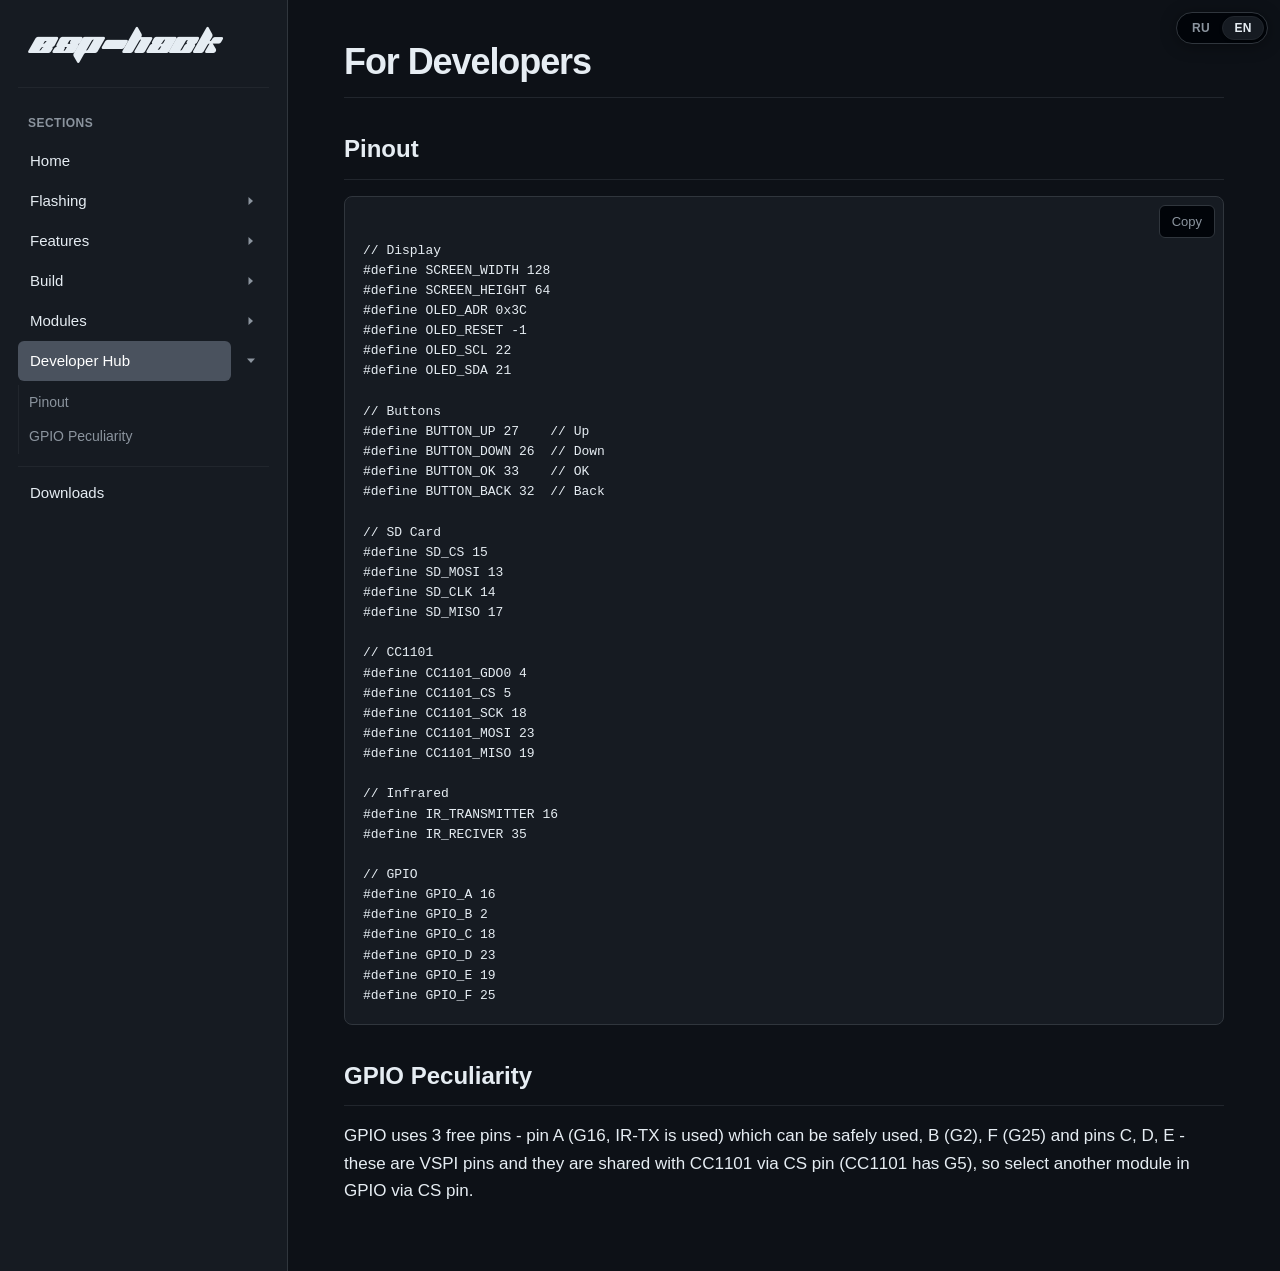
<file: en/page-developers.html>
<!DOCTYPE html>
<html lang="en">
  <head>
    <meta charset="utf-8" />
    <meta name="viewport" content="width=device-width, initial-scale=1" />
    <title>Developer Hub • ESP-HACK</title>
    <link rel="stylesheet" href="../css/style.css" />
    <script src="../js/site-nav.js?v=5" defer></script>
  </head>
  <body>
    <div class="lang-switch lang-switch--en" role="navigation" aria-label="Language">
      <div class="lang-switch__track">
        <span class="lang-switch__thumb" aria-hidden="true"></span>
        <a href="../page-developers.html" class="lang-switch__opt">RU</a>
        <span class="lang-switch__opt lang-switch__opt--current" aria-current="page">EN</span>
      </div>
    </div>
    <div class="shell shell--nav-left">
      <aside class="sidebar" aria-label="Section navigation">
        <div class="sidebar__inner">
          <a class="sidebar__brand" href="https://github.com/Teapot174/ESP-HACK" aria-label="ESP-HACK GitHub">ESP-HACK</a>
          <nav aria-label="Wiki sections">
            <div id="site-nav-container"></div>
          </nav>
        </div>
      </aside>

      <main class="content">
        <div class="content__wrap">
          <h1>For Developers</h1>

          <h2 id="pinout">Pinout</h2>
          <div class="code-block">
            <button type="button" class="code-block__copy" aria-label="Copy pinout">Copy</button>
            <pre><code>// Display
#define SCREEN_WIDTH 128
#define SCREEN_HEIGHT 64
#define OLED_ADR 0x3C
#define OLED_RESET -1
#define OLED_SCL 22
#define OLED_SDA 21

// Buttons
#define BUTTON_UP 27    // Up
#define BUTTON_DOWN 26  // Down
#define BUTTON_OK 33    // OK
#define BUTTON_BACK 32  // Back

// SD Card
#define SD_CS 15
#define SD_MOSI 13
#define SD_CLK 14
#define SD_MISO 17

// CC1101
#define CC1101_GDO0 4
#define CC1101_CS 5
#define CC1101_SCK 18
#define CC1101_MOSI 23
#define CC1101_MISO 19

// Infrared
#define IR_TRANSMITTER 16
#define IR_RECIVER 35

// GPIO
#define GPIO_A 16
#define GPIO_B 2
#define GPIO_C 18
#define GPIO_D 23
#define GPIO_E 19
#define GPIO_F 25</code></pre>
          </div>

          <h2 id="gpio-feature">GPIO Peculiarity</h2>
          <p>
            GPIO uses 3 free pins - pin A (G16, IR-TX is used) which can be safely used, B (G2), F (G25) and pins C, D, E - these are VSPI pins and they are shared with CC1101 via CS pin (CC1101 has G5), so select another module in GPIO via CS pin.
          </p>
        </div>
      </main>
    </div>
    <script>
      (function () {
        document.querySelectorAll(".code-block__copy").forEach(function (btn) {
          btn.addEventListener("click", function () {
            var block = btn.closest(".code-block");
            var code = block && block.querySelector("pre code");
            if (!code) return;
            var text = code.textContent;
            var label = btn.textContent;
            function done() {
              btn.textContent = "Copied";
              setTimeout(function () {
                btn.textContent = label;
              }, 1400);
            }
            if (navigator.clipboard && navigator.clipboard.writeText) {
              navigator.clipboard.writeText(text).then(done).catch(function () {});
            }
          });
        });
      })();
    </script>
  </body>
</html>
</file>
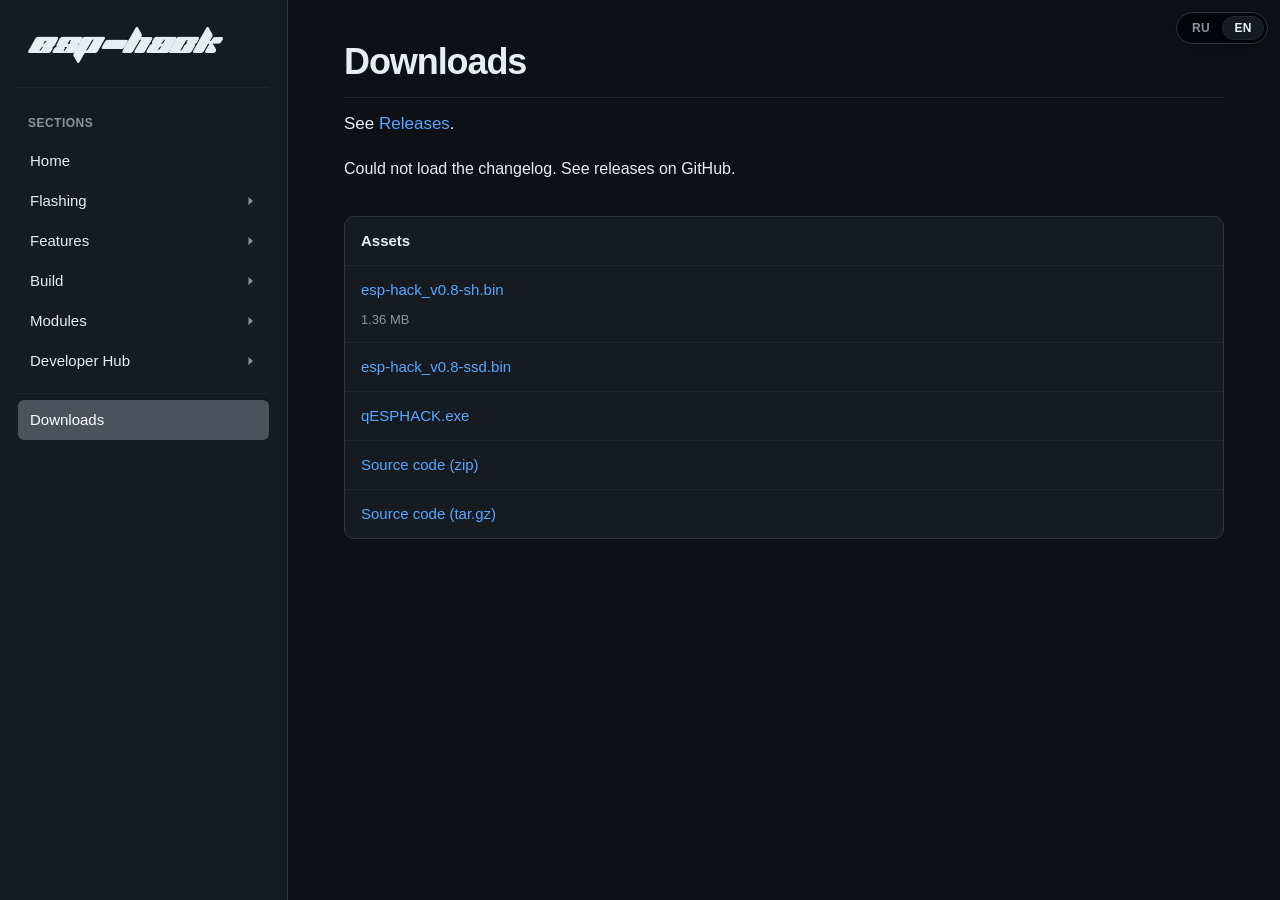
<file: en/page-downloads.html>
<!DOCTYPE html>
<html lang="en">
  <head>
    <meta charset="utf-8" />
    <meta name="viewport" content="width=device-width, initial-scale=1" />
    <title>Downloads • ESP-HACK</title>
    <link rel="stylesheet" href="../css/style.css" />
    <script src="../js/site-nav.js?v=5" defer></script>
    <script src="../js/render-changelog.js?v=3" defer></script>
    <script src="../js/render-downloads.js?v=3" defer></script>
  </head>
  <body>
    <div class="lang-switch lang-switch--en" role="navigation" aria-label="Language">
      <div class="lang-switch__track">
        <span class="lang-switch__thumb" aria-hidden="true"></span>
        <a href="../page-downloads.html" class="lang-switch__opt">RU</a>
        <span class="lang-switch__opt lang-switch__opt--current" aria-current="page">EN</span>
      </div>
    </div>
    <div class="shell shell--nav-left">
      <aside class="sidebar" aria-label="Section navigation">
        <div class="sidebar__inner">
          <a class="sidebar__brand" href="https://github.com/Teapot174/ESP-HACK" aria-label="ESP-HACK GitHub">ESP-HACK</a>
          <nav aria-label="Wiki sections">
            <div id="site-nav-container"></div>
          </nav>
        </div>
      </aside>

      <main class="content">
        <div class="content__wrap downloads-page">
          <h1>Downloads</h1>

          <section
            id="changelog"
            class="changelog"
            aria-labelledby="changelog-heading"
            data-releases-fallback="https://github.com/Teapot174/ESP-HACK/releases"
            data-changelog-show-all="true"
          >
            <h2 id="changelog-heading">Changelog</h2>
            <p class="changelog__meta" id="changelog-meta"></p>
            <div class="changelog__body" id="changelog-body">
              <p class="changelog__loading">Loading...</p>
            </div>
          </section>

          <div class="downloads-page__assets">
            <h2>Files</h2>
            <div id="downloads-root" class="downloads-stack" aria-live="polite">
              <p class="downloads-error">Loading files...</p>
            </div>
          </div>
        </div>
      </main>
    </div>
  </body>
</html>
</file>
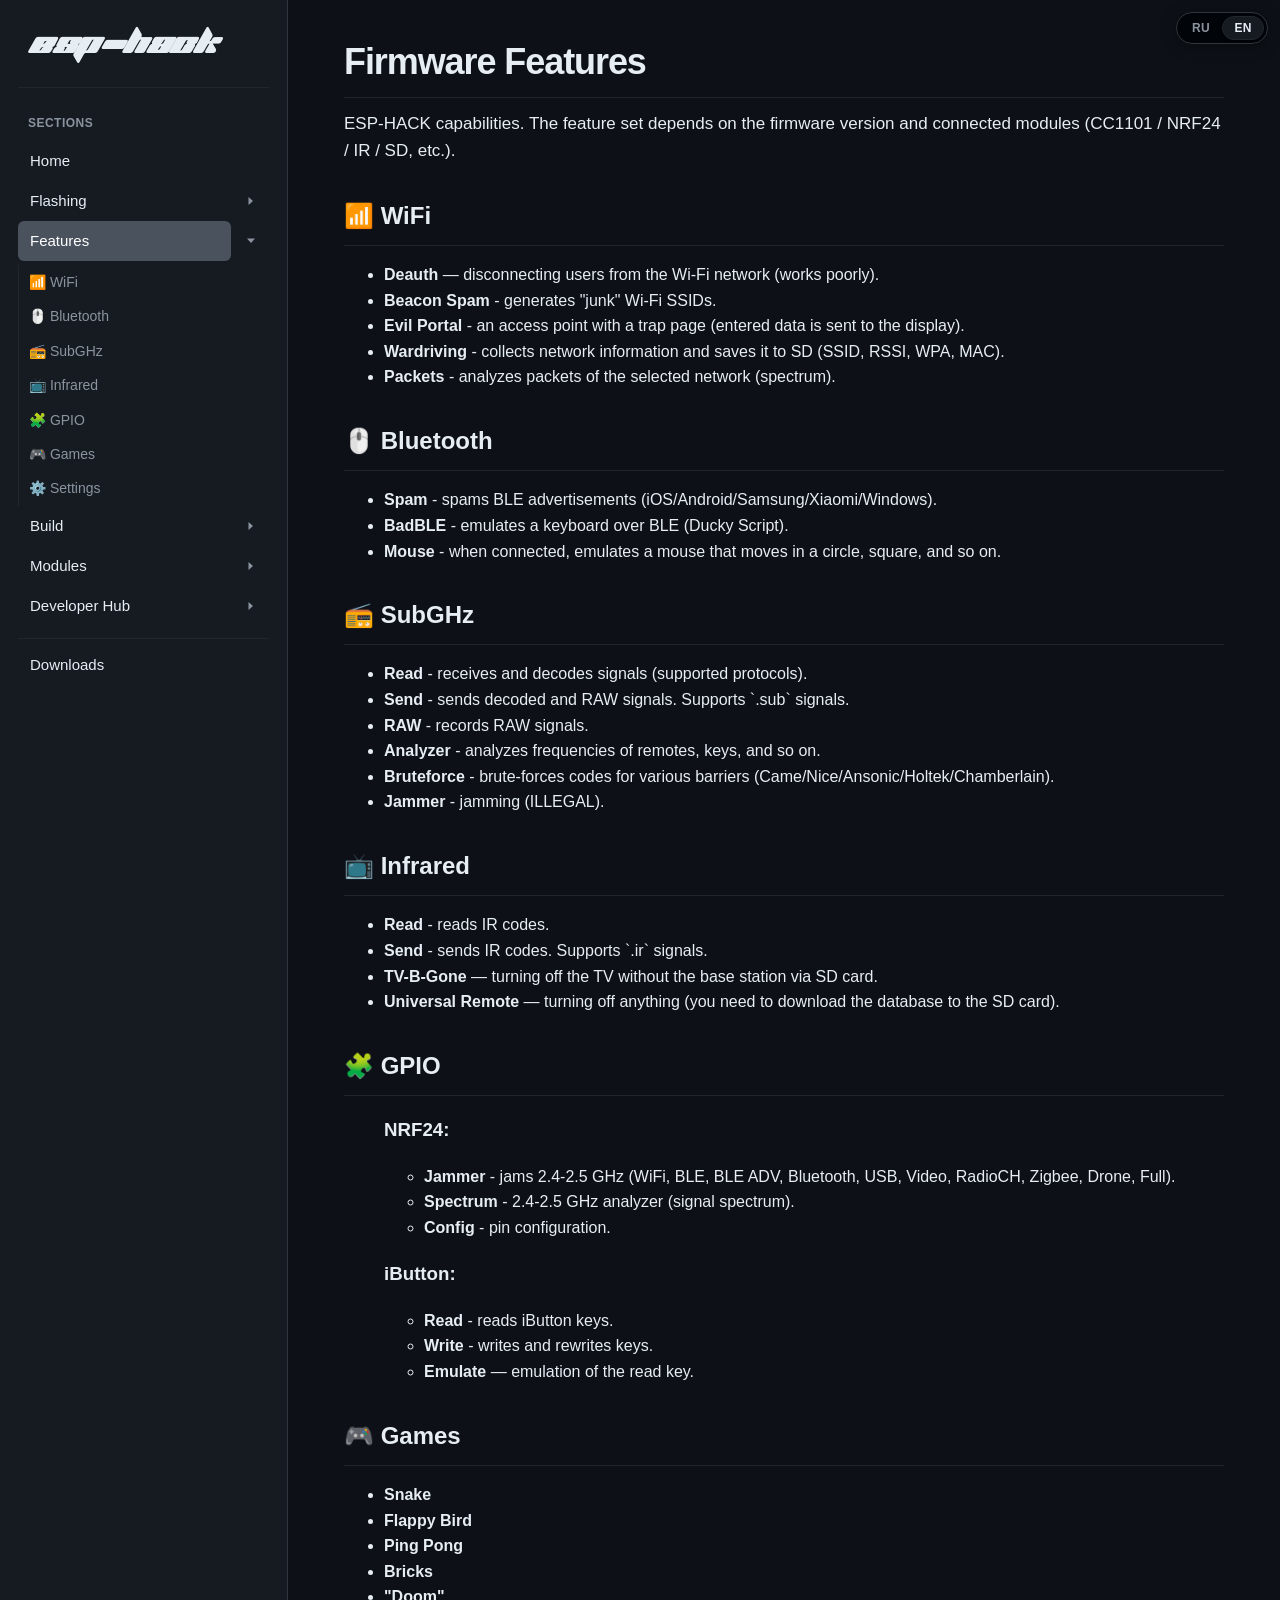
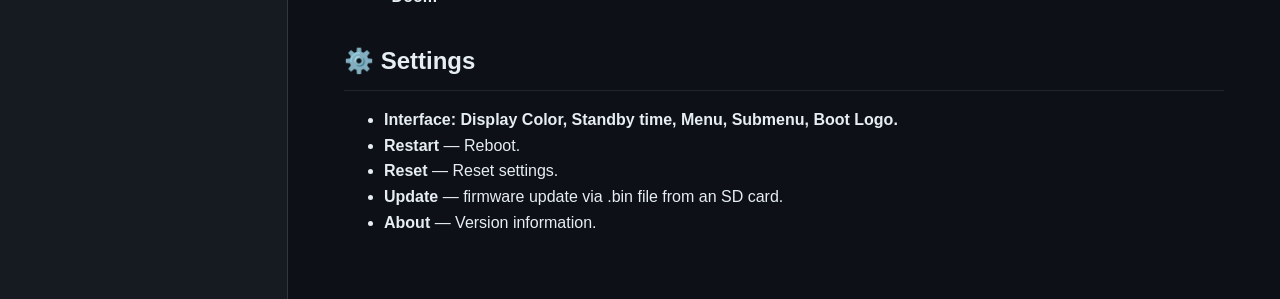
<file: en/page-features.html>
<!DOCTYPE html>
<html lang="en">
  <head>
    <meta charset="utf-8" />
    <meta name="viewport" content="width=device-width, initial-scale=1" />
    <title>Features • ESP-HACK</title>
    <link rel="stylesheet" href="../css/style.css" />
    <script src="../js/site-nav.js?v=5" defer></script>
  </head>
  <body>
    <div class="lang-switch lang-switch--en" role="navigation" aria-label="Language">
      <div class="lang-switch__track">
        <span class="lang-switch__thumb" aria-hidden="true"></span>
        <a href="../page-features.html" class="lang-switch__opt">RU</a>
        <span class="lang-switch__opt lang-switch__opt--current" aria-current="page">EN</span>
      </div>
    </div>
    <div class="shell shell--nav-left">
      <aside class="sidebar" aria-label="Section navigation">
        <div class="sidebar__inner">
          <a class="sidebar__brand" href="https://github.com/Teapot174/ESP-HACK" aria-label="ESP-HACK GitHub">ESP-HACK</a>
          <nav aria-label="Wiki sections">
            <div id="site-nav-container"></div>
          </nav>
        </div>
      </aside>

      <main class="content">
        <div class="content__wrap">
          <h1>Firmware Features</h1>
          <p>
            ESP-HACK capabilities. The feature set depends on the firmware version and connected modules (CC1101 / NRF24 / IR / SD, etc.).
          </p>

          <h2 id="wifi">📶 WiFi</h2>
          <ul>
            <li><strong> Deauth</strong> — disconnecting users from the Wi-Fi network (works poorly).</li>
            <li><strong> Beacon Spam</strong> - generates "junk" Wi-Fi SSIDs.</li>
            <li><strong> Evil Portal</strong> - an access point with a trap page (entered data is sent to the display).</li>
            <li><strong> Wardriving</strong> - collects network information and saves it to SD (SSID, RSSI, WPA, MAC).</li>
            <li><strong> Packets</strong> - analyzes packets of the selected network (spectrum).</li>
          </ul>

          <h2 id="bluetooth">🖱️ Bluetooth</h2>
          <ul>
            <li><strong> Spam</strong> - spams BLE advertisements (iOS/Android/Samsung/Xiaomi/Windows).</li>
            <li><strong> BadBLE</strong> - emulates a keyboard over BLE (Ducky Script).</li>
            <li><strong> Mouse</strong> - when connected, emulates a mouse that moves in a circle, square, and so on.</li>
          </ul>

          <h2 id="subghz">📻 SubGHz</h2>
          <ul>
            <li><strong> Read</strong> - receives and decodes signals (supported protocols).</li>
            <li><strong> Send</strong> - sends decoded and RAW signals. Supports `.sub` signals.</li>
            <li><strong> RAW</strong> - records RAW signals.</li>
            <li><strong> Analyzer</strong> - analyzes frequencies of remotes, keys, and so on.</li>
            <li><strong> Bruteforce</strong> - brute-forces codes for various barriers (Came/Nice/Ansonic/Holtek/Chamberlain).</li>
            <li><strong> Jammer</strong> - jamming (ILLEGAL).</li>
          </ul>

          <h2 id="ir">📺 Infrared</h2>
          <ul>
            <li><strong> Read</strong> - reads IR codes.</li>
            <li><strong> Send</strong> - sends IR codes. Supports `.ir` signals.</li>
            <li><strong> TV-B-Gone</strong> — turning off the TV without the base station via SD card.</li>
            <li><strong> Universal Remote</strong> — turning off anything (you need to download the database to the SD card).</li>
          </ul>

          <h2 id="gpio">🧩 GPIO</h2>
          <ul>
            <h3>NRF24:</h3>
            <ul>
              <li><strong>Jammer</strong> - jams 2.4-2.5 GHz (WiFi, BLE, BLE ADV, Bluetooth, USB, Video, RadioCH, Zigbee, Drone, Full).</li>
              <li><strong>Spectrum</strong> - 2.4-2.5 GHz analyzer (signal spectrum).</li>
              <li><strong>Config</strong> - pin configuration.</li>
            </ul>

            <h3>iButton:</h3>
            <ul>
              <li><strong>Read</strong> - reads iButton keys.</li>
              <li><strong>Write</strong> - writes and rewrites keys.</li>
              <li><strong>Emulate</strong> — emulation of the read key.</li>
            </ul>
          </ul>

<h2 id="games">🎮 Games</h2>
<ul>
  <li><strong> Snake</strong></li>
  <li><strong> Flappy Bird</strong></li>
  <li><strong> Ping Pong</strong></li>
  <li><strong> Bricks</strong></li>
  <li><strong> "Doom"</strong></li>
</ul>

<h2 id="settings">⚙️ Settings</h2>
<ul>
  <li><strong>Interface: Display Color, Standby time, Menu, Submenu, Boot Logo.</strong></li>
  <li><strong>Restart</strong> — Reboot.</li>
  <li><strong>Reset</strong> — Reset settings.</li>
  <li><strong> Update</strong> — firmware update via .bin file from an SD card.</li>
  <li><strong>About</strong> — Version information.</li>
</ul>
        </div>
      </main>
    </div>
  </body>
</html>
</file>
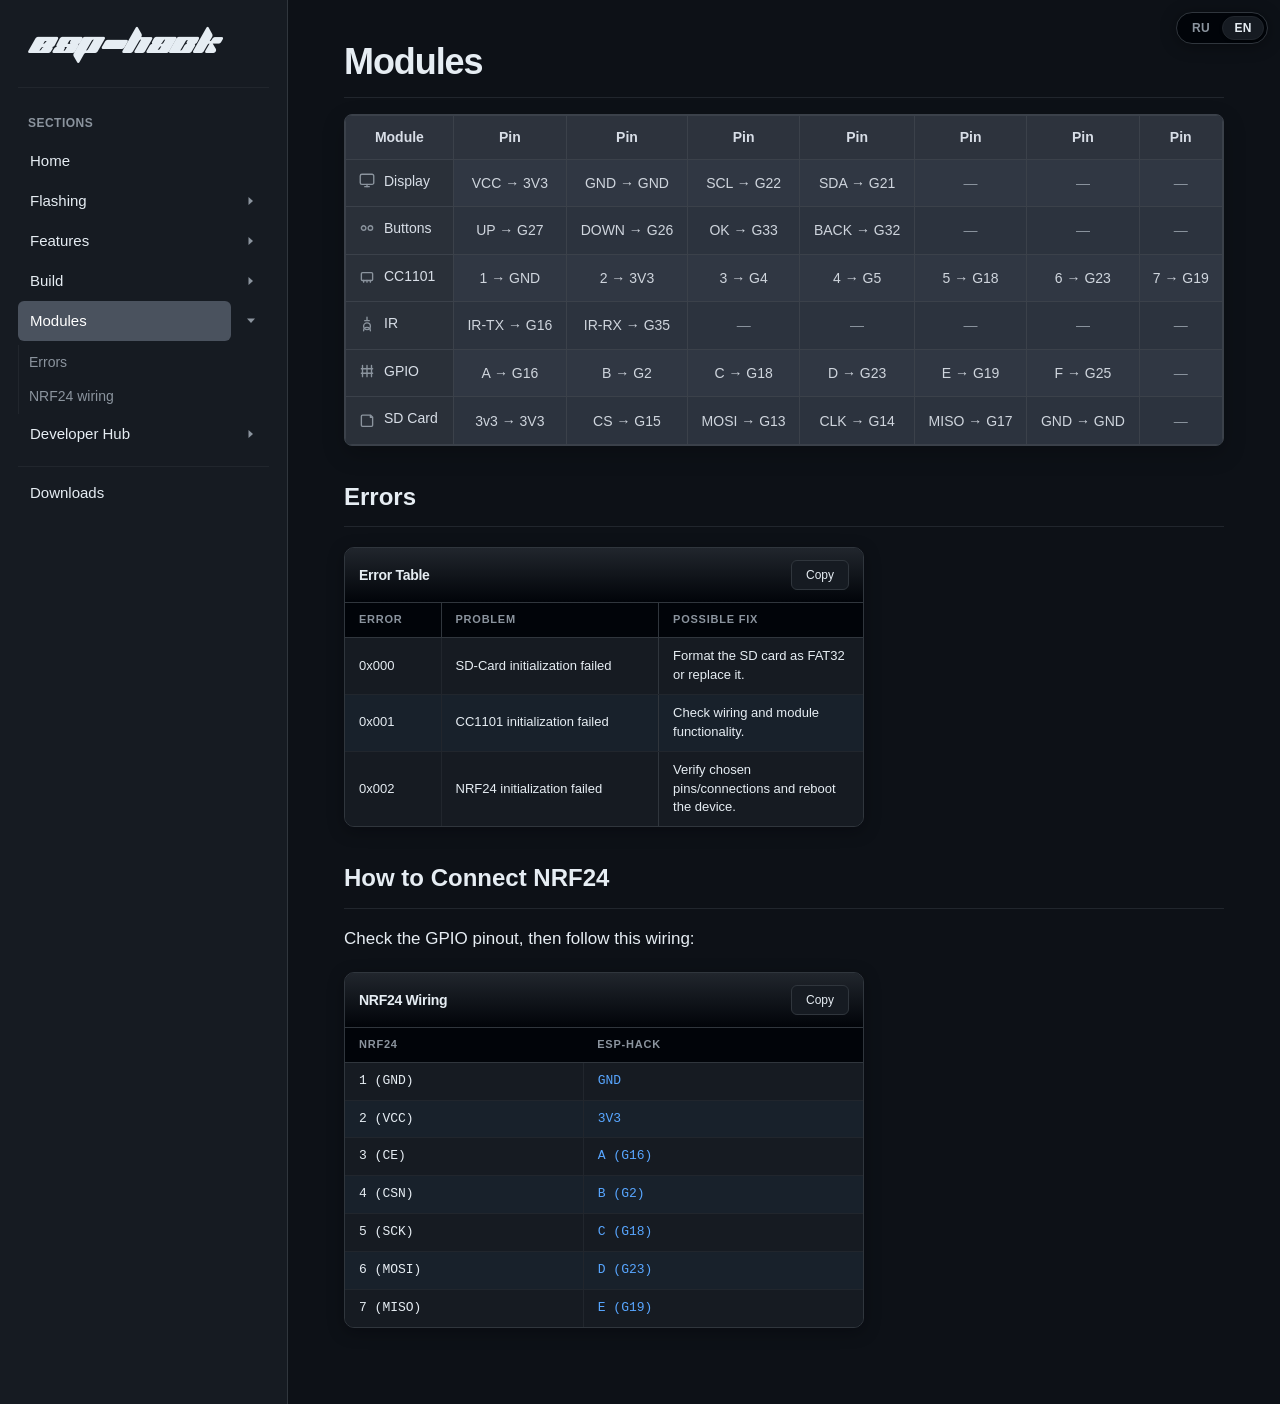
<file: en/page-modules.html>
<!DOCTYPE html>
<html lang="en">
  <head>
    <meta charset="utf-8" />
    <meta name="viewport" content="width=device-width, initial-scale=1" />
    <title>Modules • ESP-HACK</title>
    <link rel="stylesheet" href="../css/style.css" />
    <script src="../js/site-nav.js?v=5" defer></script>
  </head>
  <body>
    <div class="lang-switch lang-switch--en" role="navigation" aria-label="Language">
      <div class="lang-switch__track">
        <span class="lang-switch__thumb" aria-hidden="true"></span>
        <a href="../page-modules.html" class="lang-switch__opt">RU</a>
        <span class="lang-switch__opt lang-switch__opt--current" aria-current="page">EN</span>
      </div>
    </div>
    <div class="shell shell--nav-left">
      <aside class="sidebar" aria-label="Section navigation">
        <div class="sidebar__inner">
          <a class="sidebar__brand" href="https://github.com/Teapot174/ESP-HACK" aria-label="ESP-HACK GitHub">ESP-HACK</a>
          <nav aria-label="Wiki sections">
            <div id="site-nav-container"></div>
          </nav>
        </div>
      </aside>

      <main class="content">
        <div class="content__wrap">
          <h1>Modules</h1>

          <div class="table-wrap">
            <table class="module-table">
              <thead>
                <tr>
                  <th scope="col">Module</th>
                  <th scope="col">Pin</th>
                  <th scope="col">Pin</th>
                  <th scope="col">Pin</th>
                  <th scope="col">Pin</th>
                  <th scope="col">Pin</th>
                  <th scope="col">Pin</th>
                  <th scope="col">Pin</th>
                </tr>
              </thead>
              <tbody>
                <tr>
                  <th scope="row">
                    <span class="module-name">
                      <span class="module-name__icon" aria-hidden="true">
                        <svg viewBox="0 0 16 16" fill="none" xmlns="http://www.w3.org/2000/svg">
                          <path
                            d="M2 3.5A1.5 1.5 0 013.5 2h9A1.5 1.5 0 0114 3.5v6A1.5 1.5 0 0112.5 11h-9A1.5 1.5 0 012 9.5v-6z"
                            stroke="currentColor"
                            stroke-width="1.2"
                          />
                          <path d="M6 13h4" stroke="currentColor" stroke-width="1.2" stroke-linecap="round" />
                          <path d="M8 11v2" stroke="currentColor" stroke-width="1.2" stroke-linecap="round" />
                        </svg>
                      </span>
                      Display
                    </span>
                  </th>
                  <td data-pinout-module="display" data-pinout-col="0" data-pinout-slot="VCC">VCC → 3V3</td>
                  <td data-pinout-module="display" data-pinout-col="1" data-pinout-slot="GND">GND → GND</td>
                  <td data-pinout-module="display" data-pinout-col="2" data-pinout-slot="SCL">SCL → G22</td>
                  <td data-pinout-module="display" data-pinout-col="3" data-pinout-slot="SDA">SDA → G21</td>
                  <td class="cell-empty" data-pinout-module="display" data-pinout-col="4" data-pinout-slot="">—</td>
                  <td class="cell-empty" data-pinout-module="display" data-pinout-col="5" data-pinout-slot="">—</td>
                  <td class="cell-empty" data-pinout-module="display" data-pinout-col="6" data-pinout-slot="">—</td>
                </tr>
                <tr>
                  <th scope="row">
                    <span class="module-name">
                      <span class="module-name__icon" aria-hidden="true">
                        <svg viewBox="0 0 16 16" fill="none" xmlns="http://www.w3.org/2000/svg">
                          <circle cx="5" cy="8" r="2" stroke="currentColor" stroke-width="1.2" />
                          <circle cx="11" cy="8" r="2" stroke="currentColor" stroke-width="1.2" />
                        </svg>
                      </span>
                      Buttons
                    </span>
                  </th>
                  <td data-pinout-module="buttons" data-pinout-col="0" data-pinout-slot="UP">UP → G27</td>
                  <td data-pinout-module="buttons" data-pinout-col="1" data-pinout-slot="DOWN">DOWN → G26</td>
                  <td data-pinout-module="buttons" data-pinout-col="2" data-pinout-slot="OK">OK → G33</td>
                  <td data-pinout-module="buttons" data-pinout-col="3" data-pinout-slot="BACK">BACK → G32</td>
                  <td class="cell-empty" data-pinout-module="buttons" data-pinout-col="4" data-pinout-slot="">—</td>
                  <td class="cell-empty" data-pinout-module="buttons" data-pinout-col="5" data-pinout-slot="">—</td>
                  <td class="cell-empty" data-pinout-module="buttons" data-pinout-col="6" data-pinout-slot="">—</td>
                </tr>
                <tr>
                  <th scope="row">
                    <span class="module-name">
                      <span class="module-name__icon" aria-hidden="true">
                        <svg viewBox="0 0 16 16" fill="none" xmlns="http://www.w3.org/2000/svg">
                          <rect x="3" y="5" width="10" height="7" rx="1" stroke="currentColor" stroke-width="1.2" />
                          <path d="M5 12v1.5M8 12v1.5M11 12v1.5" stroke="currentColor" stroke-width="1.2" stroke-linecap="round" />
                        </svg>
                      </span>
                      CC1101
                    </span>
                  </th>
                  <td data-pinout-module="cc1101" data-pinout-col="0" data-pinout-slot="1">1 → GND</td>
                  <td data-pinout-module="cc1101" data-pinout-col="1" data-pinout-slot="2">2 → 3V3</td>
                  <td data-pinout-module="cc1101" data-pinout-col="2" data-pinout-slot="3">3 → G4</td>
                  <td data-pinout-module="cc1101" data-pinout-col="3" data-pinout-slot="4">4 → G5</td>
                  <td data-pinout-module="cc1101" data-pinout-col="4" data-pinout-slot="5">5 → G18</td>
                  <td data-pinout-module="cc1101" data-pinout-col="5" data-pinout-slot="6">6 → G23</td>
                  <td data-pinout-module="cc1101" data-pinout-col="6" data-pinout-slot="7">7 → G19</td>
                </tr>
                <tr>
                  <th scope="row">
                    <span class="module-name">
                      <span class="module-name__icon" aria-hidden="true">
                        <svg viewBox="0 0 16 16" fill="none" xmlns="http://www.w3.org/2000/svg">
                          <path
                            d="M8 2v3M6 5h4M5 14c0-2 1.5-3 3-3s3 1 3 3"
                            stroke="currentColor"
                            stroke-width="1.2"
                            stroke-linecap="round"
                          />
                          <circle cx="8" cy="10" r="3" stroke="currentColor" stroke-width="1.2" />
                        </svg>
                      </span>
                      IR
                    </span>
                  </th>
                  <td data-pinout-module="ir" data-pinout-col="0" data-pinout-slot="IR-TX">IR-TX → G16</td>
                  <td data-pinout-module="ir" data-pinout-col="1" data-pinout-slot="IR-RX">IR-RX → G35</td>
                  <td class="cell-empty" data-pinout-module="ir" data-pinout-col="2" data-pinout-slot="">—</td>
                  <td class="cell-empty" data-pinout-module="ir" data-pinout-col="3" data-pinout-slot="">—</td>
                  <td class="cell-empty" data-pinout-module="ir" data-pinout-col="4" data-pinout-slot="">—</td>
                  <td class="cell-empty" data-pinout-module="ir" data-pinout-col="5" data-pinout-slot="">—</td>
                  <td class="cell-empty" data-pinout-module="ir" data-pinout-col="6" data-pinout-slot="">—</td>
                </tr>
                <tr>
                  <th scope="row">
                    <span class="module-name">
                      <span class="module-name__icon" aria-hidden="true">
                        <svg viewBox="0 0 16 16" fill="none" xmlns="http://www.w3.org/2000/svg">
                          <path d="M4 3v10M8 3v10M12 3v10" stroke="currentColor" stroke-width="1.2" stroke-linecap="round" />
                          <path d="M3 6h10M3 10h10" stroke="currentColor" stroke-width="1.2" stroke-linecap="round" />
                        </svg>
                      </span>
                      GPIO
                    </span>
                  </th>
                  <td data-pinout-module="gpio" data-pinout-col="0" data-pinout-slot="A">A → G16</td>
                  <td data-pinout-module="gpio" data-pinout-col="1" data-pinout-slot="B">B → G2</td>
                  <td data-pinout-module="gpio" data-pinout-col="2" data-pinout-slot="C">C → G18</td>
                  <td data-pinout-module="gpio" data-pinout-col="3" data-pinout-slot="D">D → G23</td>
                  <td data-pinout-module="gpio" data-pinout-col="4" data-pinout-slot="E">E → G19</td>
                  <td data-pinout-module="gpio" data-pinout-col="5" data-pinout-slot="F">F → G25</td>
                  <td class="cell-empty" data-pinout-module="gpio" data-pinout-col="6" data-pinout-slot="">—</td>
                </tr>
                <tr>
                  <th scope="row">
                    <span class="module-name">
                      <span class="module-name__icon" aria-hidden="true">
                        <svg viewBox="0 0 16 16" fill="none" xmlns="http://www.w3.org/2000/svg">
                          <path
                            d="M4 4.5h7l2 2v7a1 1 0 01-1 1H4a1 1 0 01-1-1v-8a1 1 0 011-1z"
                            stroke="currentColor"
                            stroke-width="1.2"
                            stroke-linejoin="round"
                          />
                          <path d="M11 4.5v2h2" stroke="currentColor" stroke-width="1.2" stroke-linejoin="round" />
                        </svg>
                      </span>
                      SD Card
                    </span>
                  </th>
                  <td data-pinout-module="sdcard" data-pinout-col="0" data-pinout-slot="3v3">3v3 → 3v3</td>
                  <td data-pinout-module="sdcard" data-pinout-col="1" data-pinout-slot="CS">CS → G15</td>
                  <td data-pinout-module="sdcard" data-pinout-col="2" data-pinout-slot="MOSI">MOSI → G13</td>
                  <td data-pinout-module="sdcard" data-pinout-col="3" data-pinout-slot="CLK">CLK → G14</td>
                  <td data-pinout-module="sdcard" data-pinout-col="4" data-pinout-slot="MISO">MISO → G17</td>
                  <td data-pinout-module="sdcard" data-pinout-col="5" data-pinout-slot="GND">GND → GND</td>
                  <td class="cell-empty" data-pinout-module="sdcard" data-pinout-col="6" data-pinout-slot="">—</td>
                </tr>
              </tbody>
            </table>
          </div>

          <h2 id="errors">Errors</h2>
          <div class="nrf-pin-table-wrap nrf-card">
            <div class="nrf-card__head">
              <div class="nrf-card__titles">
                <span class="nrf-card__title">Error Table</span>
              </div>
              <button type="button" class="nrf-card__copy" aria-label="Copy error table">
                Copy
              </button>
            </div>
            <div class="nrf-card__body">
              <table class="nrf-table errors-table" data-copy-format="markdown">
                <colgroup>
                  <col class="errors-table__code" />
                  <col class="errors-table__desc" />
                  <col class="errors-table__fix" />
                </colgroup>
                <thead>
                  <tr>
                    <th scope="col">ERROR</th>
                    <th scope="col">Problem</th>
                    <th scope="col">Possible fix</th>
                  </tr>
                </thead>
                <tbody>
                  <tr>
                    <th scope="row">0x000</th>
                    <td>SD-Card initialization failed</td>
                    <td>Format the SD card as FAT32 or replace it.</td>
                  </tr>
                  <tr>
                    <th scope="row">0x001</th>
                    <td>CC1101 initialization failed</td>
                    <td>Check wiring and module functionality.</td>
                  </tr>
                  <tr>
                    <th scope="row">0x002</th>
                    <td>NRF24 initialization failed</td>
                    <td>Verify chosen pins/connections and reboot the device.</td>
                  </tr>
                </tbody>
              </table>
            </div>
          </div>

          <h2 id="nrf24">How to Connect NRF24</h2>
          <p>Check the GPIO pinout, then follow this wiring:</p>

          <div class="nrf-pin-table-wrap nrf-card">
            <div class="nrf-card__head">
              <div class="nrf-card__titles">
                <span class="nrf-card__title">NRF24 Wiring</span>
              </div>
              <button type="button" class="nrf-card__copy" aria-label="Copy table">
                Copy
              </button>
            </div>
            <div class="nrf-card__body">
              <table class="nrf-table">
                <thead>
                  <tr>
                    <th scope="col">NRF24</th>
                    <th scope="col">ESP-HACK</th>
                  </tr>
                </thead>
                <tbody>
                  <tr>
                    <th scope="row">1 (GND)</th>
                    <td data-nrf-pin="1">GND</td>
                  </tr>
                  <tr>
                    <th scope="row">2 (VCC)</th>
                    <td data-nrf-pin="2">3V3</td>
                  </tr>
                  <tr>
                    <th scope="row">3 (CE)</th>
                    <td data-nrf-pin="3">A (G16)</td>
                  </tr>
                  <tr>
                    <th scope="row">4 (CSN)</th>
                    <td data-nrf-pin="4">B (G2)</td>
                  </tr>
                  <tr>
                    <th scope="row">5 (SCK)</th>
                    <td data-nrf-pin="5">C (G18)</td>
                  </tr>
                  <tr>
                    <th scope="row">6 (MOSI)</th>
                    <td data-nrf-pin="6">D (G23)</td>
                  </tr>
                  <tr>
                    <th scope="row">7 (MISO)</th>
                    <td data-nrf-pin="7">E (G19)</td>
                  </tr>
                </tbody>
              </table>
            </div>
          </div>
        </div>
      </main>
    </div>
    <script>
      (function () {
        var DEFAULT_PINOUT = {
          modules: {
            display: { targets: ["3V3", "GND", "G22", "G21", null, null, null] },
            buttons: { targets: ["G27", "G26", "G33", "G32", null, null, null] },
            cc1101: { targets: ["GND", "3V3", "G4", "G5", "G18", "G23", "G19"] },
            ir: { targets: ["G16", "G35", null, null, null, null, null] },
            gpio: { targets: ["G16", "G2", "G18", "G23", "G19", "G25", null] },
            sdcard: { targets: ["3V3", "G15", "G13", "G14", "G17", "GND", null] },
          },
          nrfWiring: ["GND", "3V3", "A", "B", "C", "D", "E"],
        };

        var dataBase = location.pathname.indexOf("/en/") !== -1 ? "../" : "";

        function renderModules(pinout) {
          var modules = (pinout && pinout.modules) || {};
          document
            .querySelectorAll("td[data-pinout-module][data-pinout-col]")
            .forEach(function (td) {
              var moduleId = td.getAttribute("data-pinout-module") || "";
              var col = parseInt(td.getAttribute("data-pinout-col") || "0", 10);
              var slotLabel = td.getAttribute("data-pinout-slot") || "";
              var target =
                modules[moduleId] &&
                Array.isArray(modules[moduleId].targets) &&
                modules[moduleId].targets.length > col
                  ? modules[moduleId].targets[col]
                  : null;

              var hasTarget = target != null && String(target).trim() !== "";
              if (slotLabel && hasTarget) {
                td.textContent = slotLabel + " → " + target;
                td.classList.remove("cell-empty");
              } else {
                td.textContent = "—";
                td.classList.add("cell-empty");
              }
            });
        }

        function renderNrf(pinout) {
          var nrfWiring = Array.isArray(pinout && pinout.nrfWiring) ? pinout.nrfWiring : DEFAULT_PINOUT.nrfWiring;
          var gpioTargets =
            pinout &&
            pinout.modules &&
            pinout.modules.gpio &&
            Array.isArray(pinout.modules.gpio.targets)
              ? pinout.modules.gpio.targets
              : [];

          var gpioIndex = { A: 0, B: 1, C: 2, D: 3, E: 4 };

          document.querySelectorAll("td[data-nrf-pin]").forEach(function (td) {
            var pin = parseInt(td.getAttribute("data-nrf-pin") || "0", 10);
            var token = nrfWiring[pin - 1];

            if (token === "GND" || token === "3V3") {
              td.textContent = token;
              return;
            }

            if (gpioIndex[token] != null) {
              var gp = gpioTargets[gpioIndex[token]];
              td.textContent = token + " (" + (gp ? gp : "—") + ")";
              return;
            }

            td.textContent = "—";
          });
        }

        function bindCopy() {
          document
            .querySelectorAll(".code-block__copy, .nrf-card__copy")
            .forEach(function (btn) {
              btn.addEventListener("click", function () {
                var text;
                var nrfWrap = btn.closest(".nrf-pin-table-wrap");
                if (nrfWrap) {
                  var table = nrfWrap.querySelector("table");
                  if (!table) return;
                  var lines;
                  if (table.getAttribute("data-copy-format") === "markdown") {
                    lines = ["| Error code | ❌ Problem | 🛠️ Possible fix |", "|------------|-----------|------------------|"];
                    table.querySelectorAll("tbody tr").forEach(function (tr) {
                      var cells = tr.querySelectorAll("th, td");
                      if (cells.length === 3) {
                        lines.push(
                          "| " +
                            cells[0].textContent.trim() +
                            " | " +
                            cells[1].textContent.trim() +
                            " | " +
                            cells[2].textContent.trim() +
                            " |"
                        );
                      }
                    });
                  } else {
                    lines = ["NRF24 | ESP-HACK"];
                    table.querySelectorAll("tbody tr").forEach(function (tr) {
                      var th = tr.querySelector('th[scope="row"]');
                      var td = tr.querySelector("td");
                      if (th && td) {
                        lines.push(th.textContent.trim() + " > " + td.textContent.trim());
                      }
                    });
                  }
                  text = lines.join("\n");
                } else {
                  var block = btn.closest(".code-block");
                  var code = block && block.querySelector("pre code");
                  if (!code) return;
                  text = code.textContent;
                }
                var label = btn.textContent;
                var copied = location.pathname.indexOf("/en/") !== -1 ? "Copied" : "Скопировано";
                function done() {
                  btn.textContent = copied;
                  setTimeout(function () {
                    btn.textContent = label;
                  }, 1400);
                }
                if (navigator.clipboard && navigator.clipboard.writeText) {
                  navigator.clipboard.writeText(text).then(done).catch(function () {});
                }
              });
            });
        }

        function fetchAndRender() {
          var url = dataBase + "data/pinout-modules.json";
          return fetch(url, { cache: "no-store" })
            .then(function (r) {
              if (!r.ok) throw new Error("pinout fetch HTTP " + r.status);
              return r.json();
            })
            .then(function (pinout) {
              renderModules(pinout);
              renderNrf(pinout);
            })
            .catch(function () {
              renderModules(DEFAULT_PINOUT);
              renderNrf(DEFAULT_PINOUT);
            });
        }

        fetchAndRender().then(bindCopy).catch(bindCopy);
      })();
    </script>
  </body>
</html>
</file>
<file: css/style.css>
:root {
  --gh-canvas: #0d1117;
  --gh-canvas-subtle: #010409;
  --gh-surface: #161b22;
  --gh-surface-hover: #21262d;
  --gh-border: #30363d;
  --gh-border-muted: #21262d;
  --gh-fg: #e6edf3;
  --gh-fg-muted: #8b949e;
  --gh-accent: #58a6ff;
  --gh-accent-muted: #388bfd66;
  --sidebar-width: 288px;
  --content-max: 1100px;
  --text-base: 16px;
  --radius-sidebar: 12px;
  --radius-sm: 6px;
  --font-sans: -apple-system, BlinkMacSystemFont, "Segoe UI", "Noto Sans", Helvetica, Arial, sans-serif;
  --font-mono: ui-monospace, "SF Mono", "Cascadia Code", "Segoe UI Mono", monospace;
  --font-brand: "Planet Kosmos", var(--font-sans);
  --font-headings: ui-rounded, "SF Pro Rounded", "Segoe UI Variable Display", "Segoe UI", "Noto Sans", Helvetica, Arial, sans-serif;
  --ease-press: cubic-bezier(0.22, 1, 0.36, 1);
  --dur-press: 0.14s;
  --dur-hover: 0.18s;
}

@font-face {
  font-family: "Planet Kosmos";
  src: url("fonts/PlanetKosmos.ttf") format("truetype");
  font-weight: 400;
  font-style: normal;
  font-display: swap;
}

@media (min-width: 1440px) {
  :root {
    --content-max: 1180px;
  }
}

*,
*::before,
*::after {
  box-sizing: border-box;
}

html {
  color-scheme: dark;
}

body {
  margin: 0;
  min-height: 100vh;
  font-family: var(--font-sans);
  font-size: var(--text-base);
  line-height: 1.6;
  color: var(--gh-fg);
  background: var(--gh-canvas);
  -webkit-font-smoothing: antialiased;
}

.lang-switch {
  position: fixed;
  top: 12px;
  right: 12px;
  z-index: 200;
  font-size: 12px;
  line-height: 1;
  filter: drop-shadow(0 2px 8px rgba(0, 0, 0, 0.35));
}

.lang-switch__track {
  position: relative;
  display: flex;
  width: 92px;
  height: 32px;
  padding: 3px;
  box-sizing: border-box;
  align-items: stretch;
  background: var(--gh-canvas-subtle);
  border: 1px solid var(--gh-border);
  border-radius: 999px;
}

.lang-switch__thumb {
  position: absolute;
  top: 3px;
  left: 3px;
  width: calc((100% - 6px) / 2);
  height: calc(100% - 6px);
  border-radius: 999px;
  background: var(--gh-surface);
  border: 1px solid var(--gh-border-muted);
  box-shadow: 0 1px 3px rgba(0, 0, 0, 0.4);
  transition: transform 0.24s var(--ease-press);
  z-index: 0;
  pointer-events: none;
}

.lang-switch--en .lang-switch__thumb {
  transform: translateX(100%);
}

.lang-switch__opt {
  position: relative;
  z-index: 1;
  flex: 1 1 0;
  display: flex;
  align-items: center;
  justify-content: center;
  min-width: 0;
  font-weight: 600;
  letter-spacing: 0.02em;
  color: var(--gh-fg-muted);
  text-decoration: none;
  border-radius: 999px;
  transition: color var(--dur-hover) ease;
}

.lang-switch__opt:hover:not(.lang-switch__opt--current) {
  color: var(--gh-fg);
}

.lang-switch__opt--current {
  color: var(--gh-fg);
  cursor: default;
}

.lang-switch a.lang-switch__opt {
  color: var(--gh-fg-muted);
}

.lang-switch a.lang-switch__opt:hover {
  text-decoration: none;
}

a {
  color: var(--gh-accent);
  text-decoration: none;
}

a:hover {
  text-decoration: underline;
}

.shell {
  display: flex;
  min-height: 100vh;
  align-items: stretch;
}

.sidebar {
  flex: 0 0 var(--sidebar-width);
  width: var(--sidebar-width);
}

.shell--nav-left .sidebar {
  background: var(--gh-surface);
  border-right: 1px solid var(--gh-border);
}

.sidebar__inner {
  position: sticky;
  top: 0;
  max-height: 100vh;
  overflow: auto;
  padding: 22px 18px 28px;
}

.sidebar__brand {
  display: block;
  font-family: var(--font-brand);
  font-weight: 800;
  font-size: 28px;
  letter-spacing: 0.02em;
  color: var(--gh-fg);
  padding: 4px 10px 16px;
  border-bottom: 1px solid var(--gh-border-muted);
  margin-bottom: 16px;
  text-transform: lowercase;
  text-decoration: none;
}

a.sidebar__brand,
a.sidebar__brand:visited,
a.sidebar__brand:hover,
a.sidebar__brand:active {
  color: var(--gh-fg);
  text-decoration: none;
}

h1,
h2,
h3,
h4 {
  font-family: var(--font-headings);
}

.nav-group__title {
  font-size: 12px;
  font-weight: 600;
  text-transform: uppercase;
  letter-spacing: 0.04em;
  color: var(--gh-fg-muted);
  padding: 10px 10px 8px;
}

.nav-group ul {
  list-style: none;
  margin: 0;
  padding: 0;
}

.nav-group li {
  margin: 0;
}

/* Visual separator before the last item in the sidebar group (Downloads link). */
.nav-group > ul > li:last-child {
  margin-top: 12px;
  padding-top: 6px;
  border-top: 1px solid var(--gh-border-muted);
}

.nav-group a {
  display: block;
  padding: 8px 12px;
  border-radius: var(--radius-sm);
  color: var(--gh-fg);
  text-decoration: none;
  font-size: 15px;
  transform-origin: center;
  transition:
    background-color var(--dur-hover) ease,
    color var(--dur-hover) ease,
    transform var(--dur-press) var(--ease-press);
}

.nav-group a:hover {
  background: var(--gh-surface-hover);
  text-decoration: none;
}

.nav-group a:active {
  transform: scale(0.97);
}

.nav-group a[aria-current="page"] {
  background: #4a525e;
  color: #ffffff;
  font-weight: 500;
}

.nav-sub {
  list-style: none;
  margin: 0;
  padding: 0 0 0 10px;
  border-left: 1px solid transparent;
  overflow: hidden;
  max-height: 0;
  opacity: 0;
  transform: translateY(-4px);
  pointer-events: none;
  transition:
    max-height 220ms ease,
    opacity 160ms ease,
    transform 160ms ease;
}

.nav-sub--open {
  border-left-color: var(--gh-border-muted);
  max-height: 520px;
  opacity: 1;
  transform: translateY(0);
  pointer-events: auto;
  margin: 2px 0 6px;
}

.nav-sub a {
  font-size: 14px;
  padding: 6px 10px;
  color: var(--gh-fg-muted);
  transform-origin: center;
  transition:
    background-color var(--dur-hover) ease,
    color var(--dur-hover) ease,
    transform var(--dur-press) var(--ease-press);
}

.nav-sub a:hover {
  background: var(--gh-surface-hover);
  color: var(--gh-fg);
}

.nav-sub a[aria-current="page"] {
  background: transparent;
  color: var(--gh-fg-muted);
  font-weight: 400;
}

.nav-sub a[aria-current="page"]:hover {
  background: var(--gh-surface-hover);
  color: var(--gh-fg);
}

.nav-sub a:active {
  transform: scale(0.97);
}

.nav-expandable {
  margin: 0;
}

.nav-expandable__row {
  display: flex;
  align-items: stretch;
  gap: 2px;
}

.nav-expandable__link {
  flex: 1;
  min-width: 0;
}

.nav-expandable__toggle {
  flex-shrink: 0;
  width: 36px;
  display: grid;
  place-items: center;
  padding: 0;
  border: none;
  border-radius: var(--radius-sm);
  background: transparent;
  color: var(--gh-fg-muted);
  cursor: pointer;
  transform-origin: center;
  transition:
    background-color var(--dur-hover) ease,
    color var(--dur-hover) ease,
    transform var(--dur-press) var(--ease-press);
}

.nav-expandable__toggle:hover {
  background: var(--gh-surface-hover);
  color: var(--gh-fg);
}

.nav-expandable__toggle:active {
  transform: scale(0.92);
}

.nav-expandable__toggle:focus-visible {
  outline: 2px solid var(--gh-accent);
  outline-offset: 2px;
}

.nav-expandable__chevron {
  display: block;
  transition: transform var(--dur-hover) ease;
}

.nav-expandable__toggle[aria-expanded="true"] .nav-expandable__chevron {
  transform: rotate(90deg);
}

.nav-expandable .nav-sub--open {
  margin-top: 4px;
}

.shell--nav-right {
  flex-direction: row-reverse;
}

.shell--nav-right .sidebar {
  border-left: 1px solid var(--gh-border);
  background: transparent;
  padding: 16px 16px 16px 0;
}

.shell--nav-right .sidebar__inner {
  background: var(--gh-surface);
  border: 1px solid var(--gh-border);
  border-radius: var(--radius-sidebar);
  box-shadow: 0 8px 24px rgba(1, 4, 9, 0.45);
}

.content {
  flex: 1;
  min-width: 0;
  padding: clamp(24px, 4vw, 40px) clamp(20px, 5vw, 56px) clamp(32px, 6vh, 48px);
  background: var(--gh-canvas);
}

.content__wrap {
  width: 100%;
  max-width: var(--content-max);
  margin: 0 auto;
}

.content h1 {
  margin: 0 0 12px;
  font-size: clamp(1.75rem, 4vw, 2.25rem);
  font-weight: 600;
  letter-spacing: -0.03em;
  line-height: 1.2;
  padding-bottom: 14px;
  border-bottom: 1px solid var(--gh-border-muted);
}

.content .meta {
  font-size: 12px;
  color: var(--gh-fg-muted);
  margin-bottom: 24px;
}

.content h2 {
  margin: 2rem 0 1rem;
  font-size: clamp(1.25rem, 2.5vw, 1.5rem);
  font-weight: 600;
  padding-bottom: 10px;
  border-bottom: 1px solid var(--gh-border-muted);
}

.content p {
  margin: 0 0 1.1em;
  color: var(--gh-fg);
  font-size: 1.0625rem;
}

.content a {
  transition: color var(--dur-hover) ease, opacity var(--dur-press) ease;
}

.content a:active {
  opacity: 0.78;
}

.content code {
  font-family: var(--font-mono);
  font-size: 0.92em;
  padding: 2px 6px;
  border-radius: 4px;
  background: var(--gh-surface);
  border: 1px solid var(--gh-border);
}

.changelog {
  margin-top: 2.25rem;
  padding-top: 0.5rem;
  border-top: 1px solid var(--gh-border-muted);
}

.changelog > h2 {
  margin-top: 0;
}

.changelog__meta {
  margin: -0.35rem 0 1rem;
  font-size: 13px;
  color: var(--gh-fg-muted);
}

.changelog__meta a {
  color: var(--gh-accent);
}

.changelog__body {
  font-size: 1.0625rem;
  line-height: 1.6;
  color: var(--gh-fg);
}

.changelog__loading,
.changelog__fallback {
  margin: 0;
  color: var(--gh-fg-muted);
  font-size: 1rem;
}

.changelog__body h3,
.changelog__body h4,
.changelog__body h5 {
  margin: 1.25rem 0 0.65rem;
  font-weight: 600;
  letter-spacing: -0.02em;
  line-height: 1.3;
  color: var(--gh-fg);
  border-bottom: none;
  padding-bottom: 0;
}

.changelog__body h3 {
  font-size: 1.125rem;
}

.changelog__body h4 {
  font-size: 1.05rem;
}

.changelog__body h5 {
  font-size: 1rem;
  color: var(--gh-fg-muted);
}

.changelog__body p {
  margin: 0 0 0.75em;
  font-size: 1rem;
}

.changelog__body p:last-child {
  margin-bottom: 0;
}

.changelog__list {
  margin: 0 0 1em;
  padding-left: 1.35rem;
  color: var(--gh-fg);
}

.changelog__list li {
  margin: 0.35em 0;
}

.changelog__list:last-child {
  margin-bottom: 0;
}

.changelog__body code {
  font-family: var(--font-mono);
  font-size: 0.9em;
  padding: 2px 6px;
  border-radius: 4px;
  background: var(--gh-surface);
  border: 1px solid var(--gh-border);
}

.changelog__body strong {
  font-weight: 600;
  color: var(--gh-fg);
}

.changelog__hr {
  margin: 1rem 0;
  border: none;
  border-top: 1px solid var(--gh-border-muted);
}

.content figure {
  margin: 20px 0;
}

.content figure img {
  margin: 0;
}

.content img {
  display: block;
  max-width: 100%;
  height: auto;
  border-radius: 8px;
  border: 1px solid var(--gh-border);
  background: var(--gh-surface);
}

.content figcaption {
  margin-top: 10px;
  font-size: 14px;
  color: var(--gh-fg-muted);
  line-height: 1.45;
}

.flash-install-figure,
.terminal-shot {
  margin: 1.25rem 0 1.75rem;
}

.flash-install-figure img,
.terminal-shot img {
  width: 100%;
  max-width: min(100%, 960px);
  margin-left: auto;
  margin-right: auto;
  border-radius: 10px;
  box-shadow: 0 4px 24px rgba(1, 4, 9, 0.35);
}

.table-wrap {
  margin: 16px 0 24px;
  overflow-x: auto;
  border: 1px solid #3b414a;
  border-radius: 8px;
  background: #242a33;
  box-shadow: 0 8px 22px rgba(0, 0, 0, 0.22);
}

.module-table {
  width: 100%;
  min-width: 640px;
  border-collapse: collapse;
  font-size: 14px;
}

.module-table th,
.module-table td {
  padding: 10px 12px;
  border: 1px solid #3b414a;
  vertical-align: middle;
}

.module-table thead th {
  text-align: center;
  font-weight: 600;
  color: #d8dee7;
  background: #2d333d;
}

.module-table tbody th {
  text-align: left;
  font-weight: 500;
  color: #d8dee7;
  background: #2a3039;
  white-space: nowrap;
}

.module-table tbody td {
  text-align: center;
  color: #cfd5dd;
  background: #303743;
  font-variant-numeric: tabular-nums;
}

.module-table tbody tr:nth-child(even) td {
  background: #2c333e;
}

.module-table a {
  color: #b7c0cb;
}

.module-table a:hover {
  color: #d9e0e9;
}

.module-table .cell-empty {
  color: var(--gh-fg-muted);
}

.module-name {
  display: inline-flex;
  align-items: center;
  gap: 8px;
}

.module-name__icon {
  flex-shrink: 0;
  width: 18px;
  height: 18px;
  color: var(--gh-fg-muted);
}

.module-name__icon svg {
  display: block;
  width: 100%;
  height: 100%;
}

.nrf-pin-table-wrap.nrf-card {
  margin: 20px 0 28px;
  max-width: 520px;
  border: 1px solid var(--gh-border);
  border-radius: 10px;
  background: var(--gh-surface);
  overflow: hidden;
  box-shadow: 0 4px 16px rgba(1, 4, 9, 0.35);
}

.nrf-card__head {
  display: flex;
  align-items: center;
  justify-content: space-between;
  gap: 12px;
  padding: 12px 14px;
  background: linear-gradient(180deg, var(--gh-surface-hover) 0%, var(--gh-canvas-subtle) 100%);
  border-bottom: 1px solid var(--gh-border);
}

.nrf-card__titles {
  display: flex;
  flex-direction: column;
  gap: 2px;
  min-width: 0;
}

.nrf-card__title {
  font-size: 14px;
  font-weight: 600;
  letter-spacing: -0.02em;
  color: var(--gh-fg);
}

.nrf-card__subtitle {
  font-size: 12px;
  line-height: 1.35;
  color: var(--gh-fg-muted);
}

.nrf-card__copy {
  flex-shrink: 0;
  padding: 7px 14px;
  font-size: 12px;
  font-weight: 500;
  font-family: var(--font-sans);
  color: var(--gh-fg);
  background: var(--gh-surface);
  border: 1px solid var(--gh-border);
  border-radius: 6px;
  cursor: pointer;
  transform-origin: center;
  transition:
    transform var(--dur-press) var(--ease-press),
    background-color var(--dur-hover) ease,
    border-color var(--dur-hover) ease,
    box-shadow var(--dur-hover) ease;
}

.nrf-card__copy:hover {
  background: var(--gh-surface-hover);
  border-color: var(--gh-fg-muted);
  box-shadow: 0 2px 6px rgba(1, 4, 9, 0.35);
}

.nrf-card__copy:active {
  transform: scale(0.96);
}

.nrf-card__copy:focus-visible {
  outline: 2px solid var(--gh-accent);
  outline-offset: 2px;
}

.nrf-card__body {
  padding: 0;
}

.nrf-table {
  width: 100%;
  border-collapse: collapse;
  font-size: 13px;
  line-height: 1.45;
}

.nrf-table th,
.nrf-table td {
  padding: 9px 14px;
  text-align: left;
  vertical-align: middle;
  border-bottom: 1px solid var(--gh-border-muted);
}

.nrf-table thead th {
  font-family: var(--font-sans);
  font-size: 11px;
  font-weight: 600;
  text-transform: uppercase;
  letter-spacing: 0.07em;
  color: var(--gh-fg-muted);
  background: var(--gh-canvas-subtle);
  border-bottom: 1px solid var(--gh-border);
}

.nrf-table tbody th[scope="row"] {
  width: 46%;
  font-family: var(--font-mono);
  font-weight: 500;
  color: var(--gh-fg);
  background: var(--gh-surface);
  border-right: 1px solid var(--gh-border-muted);
}

.nrf-table tbody td {
  font-family: var(--font-mono);
  font-weight: 500;
  color: var(--gh-accent);
  background: var(--gh-surface);
}

.nrf-table tbody tr:nth-child(even) th[scope="row"],
.nrf-table tbody tr:nth-child(even) td {
  background: rgba(88, 166, 255, 0.04);
}

.nrf-table tbody tr:last-child th,
.nrf-table tbody tr:last-child td {
  border-bottom: none;
}

.errors-table {
  table-layout: fixed;
}

.errors-table col.errors-table__code {
  width: 96px;
}

.errors-table col.errors-table__desc {
  width: 42%;
}

.errors-table thead th:first-child,
.errors-table tbody th[scope="row"] {
  width: 96px;
  white-space: nowrap;
}

.errors-table thead th:first-child {
  border-right: 1px solid var(--gh-border);
}

.errors-table thead th:nth-child(2),
.errors-table tbody td:nth-child(2) {
  border-right: 1px solid var(--gh-border);
}

.errors-table tbody th[scope="row"],
.errors-table tbody td {
  font-family: var(--font-sans);
}

.errors-table tbody td {
  color: var(--gh-fg);
}

@media (max-width: 400px) {
  .nrf-card__head {
    flex-direction: column;
    align-items: stretch;
  }

  .nrf-card__copy {
    width: 100%;
  }
}

.code-block {
  position: relative;
  margin: 16px 0 24px;
  border: 1px solid var(--gh-border);
  border-radius: 8px;
  background: var(--gh-surface);
  overflow: hidden;
}

.code-block__copy {
  position: absolute;
  top: 8px;
  right: 8px;
  z-index: 1;
  padding: 8px 12px;
  font-size: 13px;
  font-family: var(--font-sans);
  color: var(--gh-fg-muted);
  background: var(--gh-canvas-subtle);
  border: 1px solid var(--gh-border);
  border-radius: 6px;
  cursor: pointer;
  transform-origin: center;
  transition:
    transform var(--dur-press) var(--ease-press),
    background-color var(--dur-hover) ease,
    color var(--dur-hover) ease,
    border-color var(--dur-hover) ease,
    box-shadow var(--dur-hover) ease;
}

.code-block__copy:hover {
  color: var(--gh-fg);
  background: var(--gh-surface-hover);
  box-shadow: 0 2px 8px rgba(1, 4, 9, 0.35);
}

.code-block__copy:active {
  transform: scale(0.94);
  box-shadow: 0 1px 2px rgba(1, 4, 9, 0.45);
}

.code-block__copy:focus-visible {
  outline: 2px solid var(--gh-accent);
  outline-offset: 2px;
}

.code-block pre {
  margin: 0;
  padding: 44px 18px 18px;
  overflow-x: auto;
  font-family: var(--font-mono);
  font-size: 13px;
  line-height: 1.55;
  color: var(--gh-fg);
  tab-size: 2;
}

.code-block code {
  display: block;
  padding: 0;
  border: none;
  background: transparent;
  font-size: inherit;
  white-space: pre;
}

.release-assets {
  margin: 16px 0 24px;
  border: 1px solid var(--gh-border);
  border-radius: 10px;
  background: var(--gh-surface);
  overflow: hidden;
}

.release-assets__title {
  padding: 12px 16px;
  font-size: 15px;
  font-weight: 600;
  border-bottom: 1px solid var(--gh-border-muted);
  color: var(--gh-fg);
}

.release-assets__subtitle {
  padding: 8px 16px 10px;
  font-size: 13px;
  color: var(--gh-fg-muted);
  border-bottom: 1px solid var(--gh-border-muted);
  line-height: 1.4;
}

.downloads-loading {
  display: flex;
  gap: 10px;
  align-items: center;
  padding: 16px 0;
  color: var(--gh-fg-muted);
  font-size: 14px;
}

@keyframes loadingSpin {
  to {
    transform: rotate(360deg);
  }
}

.loading-spinner {
  width: 18px;
  height: 18px;
  border-radius: 50%;
  border: 2px solid var(--gh-border-muted);
  border-top-color: var(--gh-accent);
  animation: loadingSpin 0.8s linear infinite;
  flex-shrink: 0;
}

.downloads-error {
  margin: 0;
  font-size: 1.0625rem;
  color: var(--gh-fg-muted);
}

.release-assets__list {
  list-style: none;
  margin: 0;
  padding: 0;
}

.release-assets__row {
  display: grid;
  grid-template-columns: 1fr auto;
  gap: 8px 16px;
  padding: 12px 16px;
  border-bottom: 1px solid var(--gh-border-muted);
  font-size: 15px;
  align-items: baseline;
}

.release-assets__row:last-child {
  border-bottom: none;
}

.release-assets__row a {
  font-weight: 500;
  word-break: break-all;
}

.release-assets__meta {
  grid-column: 1 / -1;
  display: flex;
  flex-wrap: wrap;
  gap: 8px 14px;
  font-size: 13px;
  color: var(--gh-fg-muted);
}

.release-assets__hash {
  font-family: var(--font-mono);
  font-size: 12px;
}

.downloads-stack .release-assets {
  margin-bottom: 20px;
}

.downloads-stack .release-assets:last-child {
  margin-bottom: 0;
}

/* Downloads-page (отдельная страница "Скачать") */
.downloads-page .changelog {
  margin-top: 0;
  padding-top: 0;
  border-top: none;
}

.downloads-page__assets {
  margin-top: 34px;
  padding-top: 0;
  border-top: none;
}

.downloads-page__assets h2 {
  margin: 0;
  padding-bottom: 0;
  border-bottom: none;
  display: none; /* убираем подзаголовок "Файлы" */
}

/* убираем подзаголовок "Ченджлог" */
.downloads-page #changelog-heading {
  display: none;
}

.flash-web-tools {
  margin: 20px 0 28px;
  padding: 18px 20px;
  border: 1px solid var(--gh-border);
  border-radius: var(--radius-sm);
  background: var(--gh-surface);
}

.flash-web-tools h2 {
  margin: 0 0 10px;
  font-size: 1.125rem;
}

.flash-web-tools > p {
  margin: 0 0 12px;
  font-size: 14px;
  color: var(--gh-fg-muted);
}

.flash-web-tools__row {
  display: flex;
  flex-wrap: wrap;
  gap: 12px 16px;
  align-items: center;
  margin-bottom: 12px;
}

.flash-web-tools esp-web-install-button {
  --esp-tools-button-color: var(--gh-accent);
  --esp-tools-button-text-color: #0d1117;
  --esp-tools-button-border-radius: var(--radius-sm);
}

.flash-web-tools .flash-web-btn {
  margin: 0;
  font-family: var(--font-sans);
  font-size: 14px;
  font-weight: 600;
  padding: 10px 20px;
  color: #0d1117;
  background: var(--gh-accent);
  border: none;
  border-radius: var(--radius-sm);
  cursor: pointer;
}

.flash-web-tools .flash-web-btn:hover {
  filter: brightness(1.08);
}

@media (max-width: 640px) {
  .content {
    padding-top: clamp(48px, 12vw, 64px);
  }
}

@media (max-width: 880px) {
  .shell--nav-left,
  .shell--nav-right {
    flex-direction: column;
  }

  .sidebar {
    flex: none;
    width: 100%;
  }

  .shell--nav-left .sidebar {
    border-right: none;
    border-bottom: 1px solid var(--gh-border);
  }

  .shell--nav-right .sidebar {
    border-left: none;
    padding: 0;
    border-bottom: 1px solid var(--gh-border);
  }

  .shell--nav-right .sidebar__inner {
    border-radius: 0;
    box-shadow: none;
    border-left: none;
    border-right: none;
  }

  .content {
    padding: 24px 18px 48px;
  }
}

@media (prefers-reduced-motion: reduce) {
  .lang-switch__thumb {
    transition: none;
  }

  .nrf-card__copy {
    transition: none;
  }

  .nrf-card__copy:active {
    transform: none;
  }

  .nav-group a,
  .nav-sub a,
  .code-block__copy,
  .content a {
    transition: none;
  }

  .nav-group a:active,
  .nav-sub a:active,
  .code-block__copy:active {
    transform: none;
  }

  .content a:active {
    opacity: 1;
  }

  .code-block__copy:hover {
    box-shadow: none;
  }

  .nav-expandable__toggle:active {
    transform: none;
  }

  .nav-expandable__chevron {
    transition: none;
  }
}
</file>
